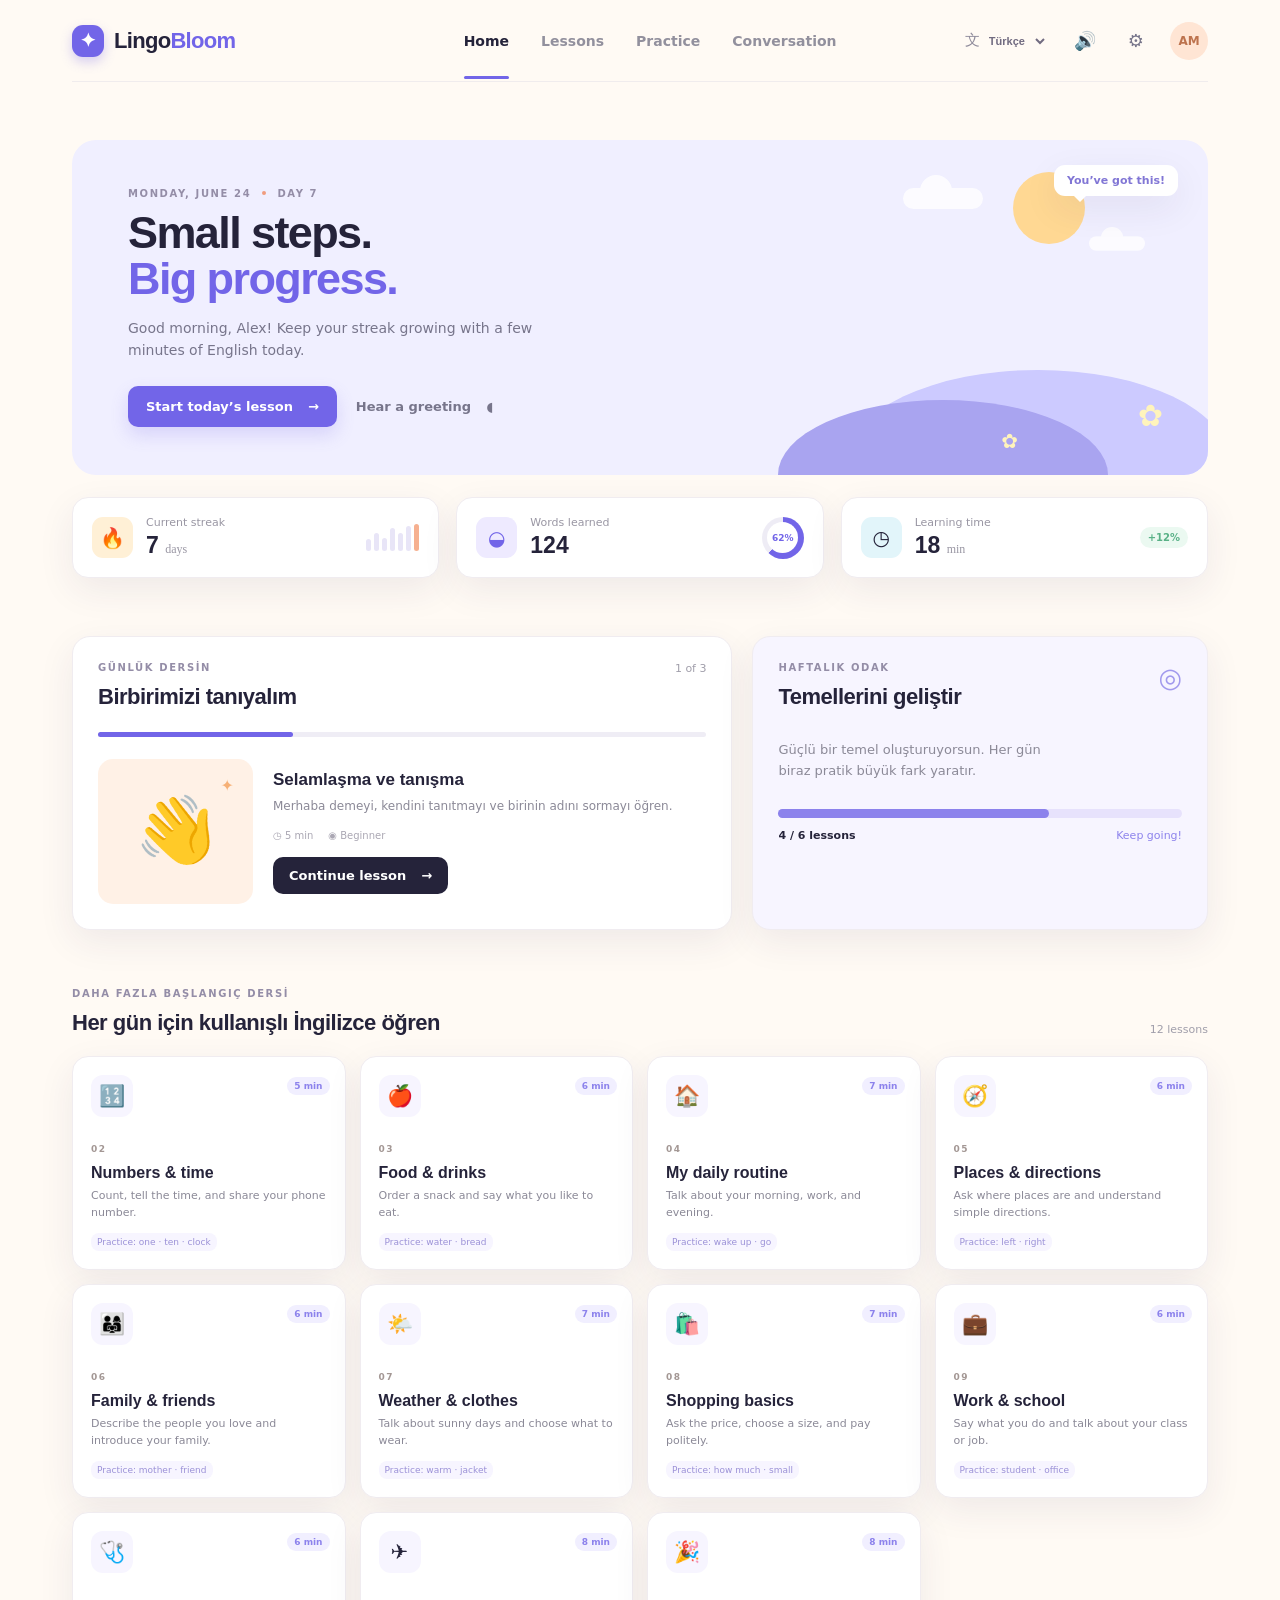
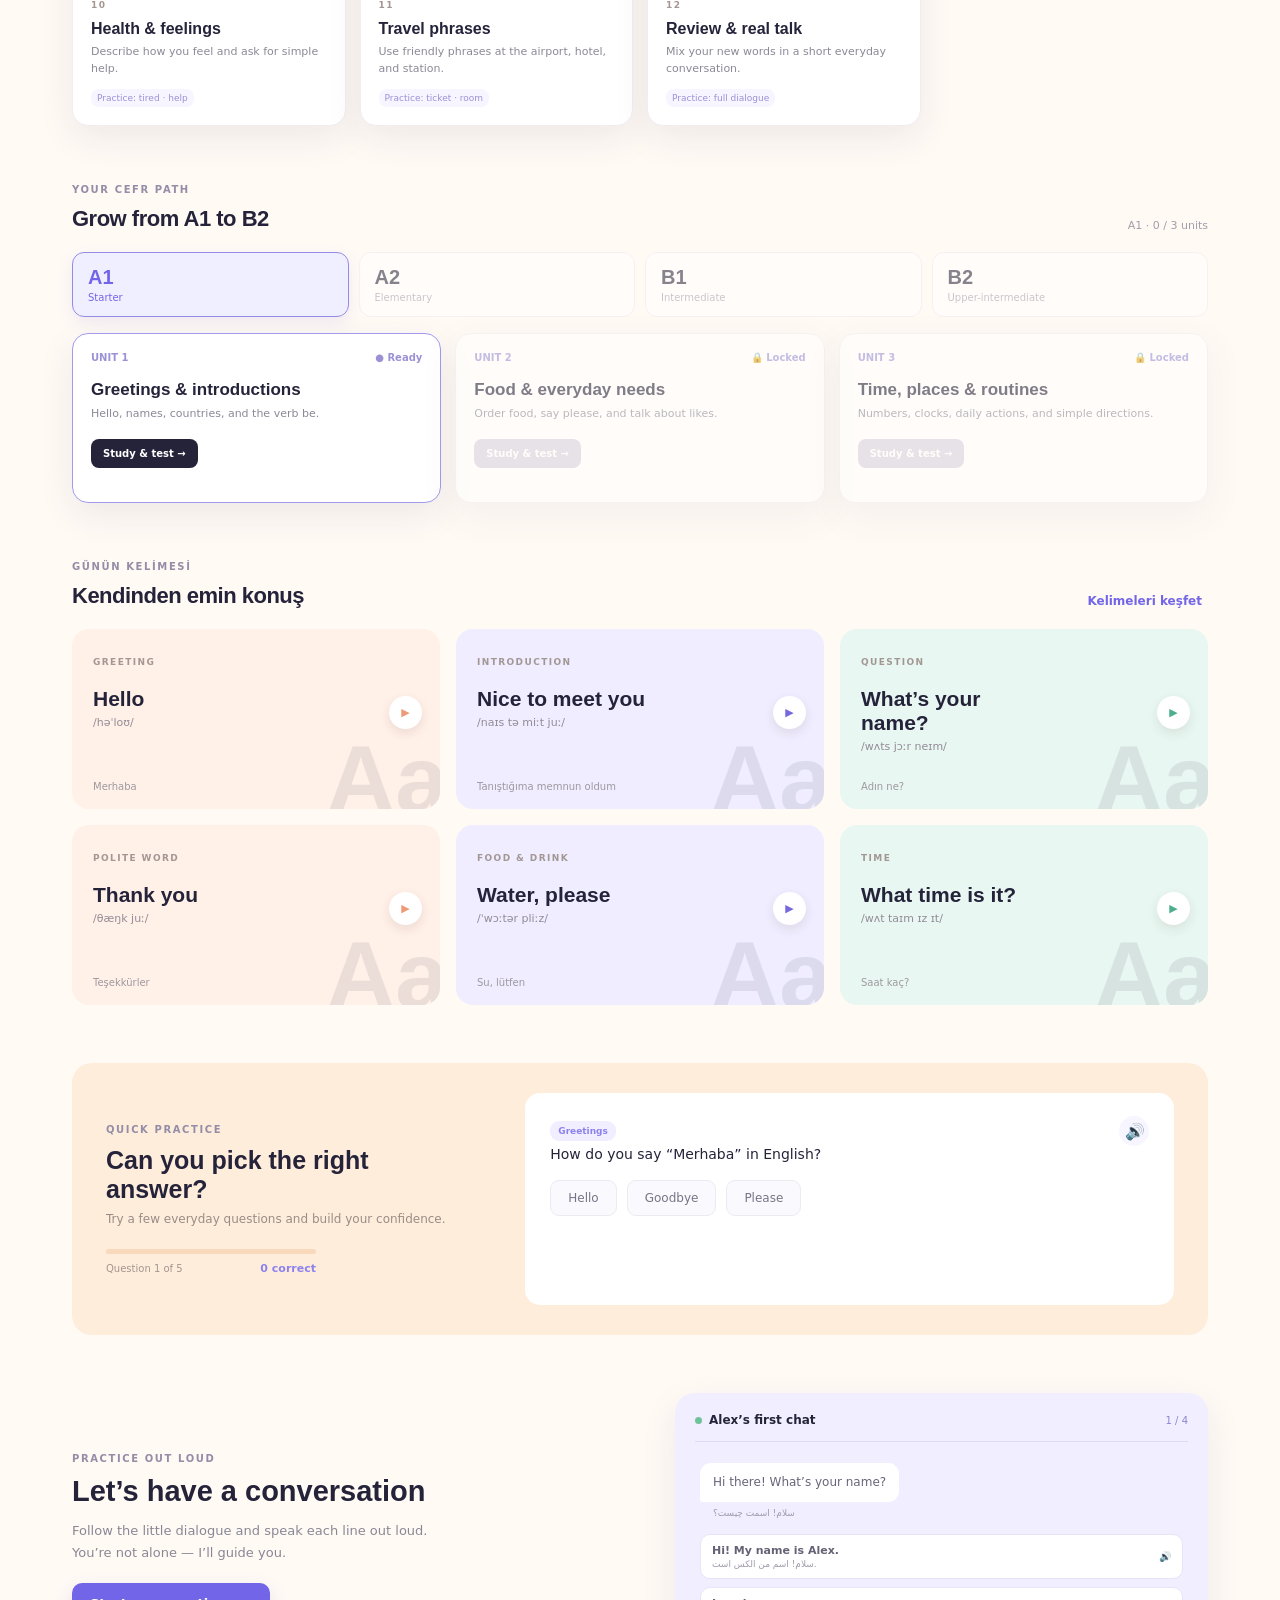
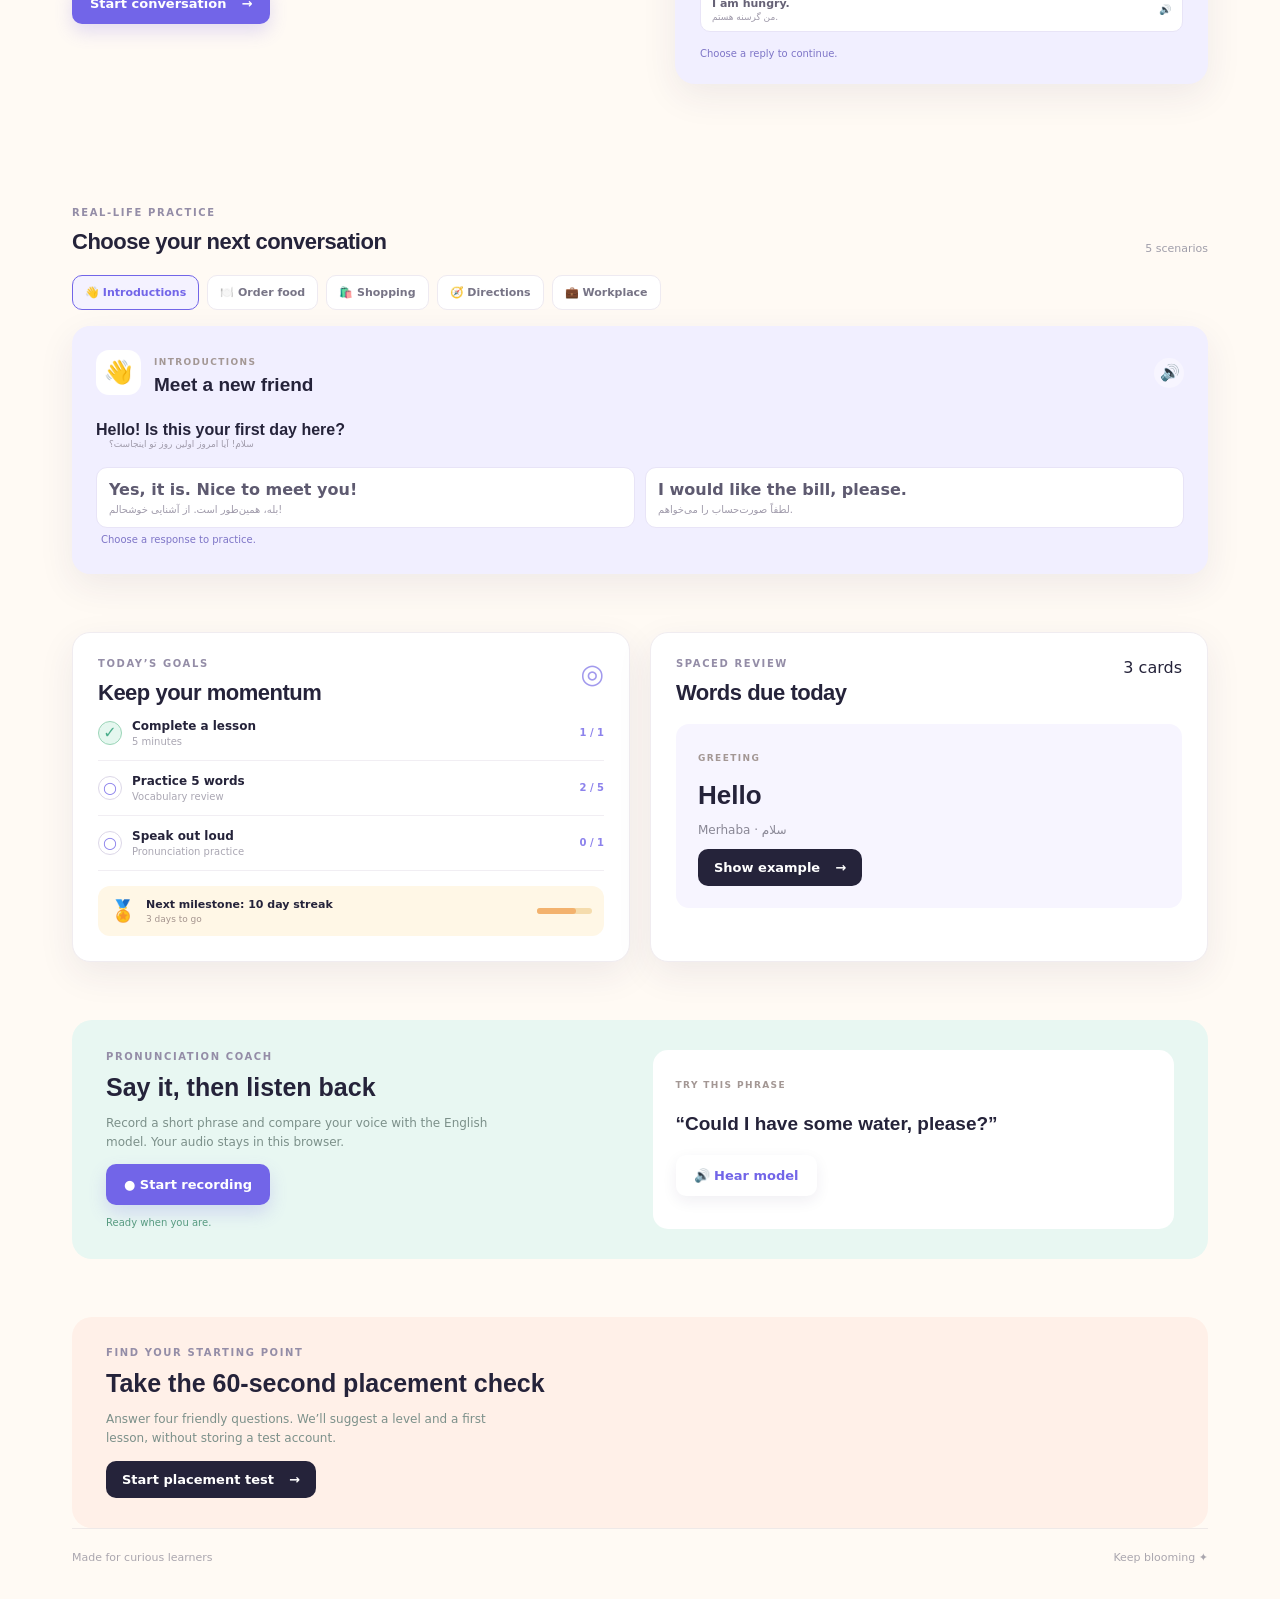
<file: index.html>
<!doctype html>
<html lang="en">
  <head>
    <meta charset="UTF-8" />
    <meta name="viewport" content="width=device-width, initial-scale=1.0" />
    <meta name="description" content="LingoBloom — a friendly beginner English learning dashboard." />
    <meta name="theme-color" content="#7265e8" />
    <meta name="apple-mobile-web-app-capable" content="yes" />
    <meta name="apple-mobile-web-app-status-bar-style" content="default" />
    <meta name="apple-mobile-web-app-title" content="LingoBloom" />
    <title>LingoBloom · Learn English</title>
    <link rel="icon" href="icon.svg" type="image/svg+xml" />
    <link rel="apple-touch-icon" href="icon.svg" />
    <link rel="manifest" href="manifest.webmanifest" />
    <link rel="stylesheet" href="styles.css" />
  </head>
  <body>
    <div class="app-shell">
      <header class="topbar">
        <a class="brand" href="#home" aria-label="LingoBloom home">
          <span class="brand-mark">✦</span>
          <span>Lingo<span>Bloom</span></span>
        </a>
        <nav class="desktop-nav" aria-label="Main navigation">
          <a class="active" href="#home">Home</a>
          <a href="#lesson">Lessons</a>
          <a href="#practice">Practice</a>
          <a href="#conversation">Conversation</a>
        </nav>
        <div class="top-actions">
          <label class="language-picker" for="languageSelect"><span aria-hidden="true">文</span><select id="languageSelect" aria-label="Choose translation language"><option value="tr">Türkçe</option><option value="es">Español</option><option value="fa">فارسی</option></select></label>
          <button class="icon-button" id="soundToggle" aria-label="Toggle sound" title="Toggle sound">🔊</button>
          <button class="icon-button" id="settingsToggle" aria-label="Open accessibility settings" title="Accessibility settings">⚙</button>
          <div class="avatar" aria-label="Learner profile">AM</div>
        </div>
      </header>

      <main>
        <section class="hero section" id="home">
          <div class="hero-copy">
            <p class="eyebrow">MONDAY, JUNE 24 <span class="dot"></span> DAY 7</p>
            <h1>Small steps.<br /><em>Big progress.</em></h1>
            <p class="hero-text">Good morning, Alex! Keep your streak growing with a few minutes of English today.</p>
            <div class="hero-actions">
              <a class="button button-primary" href="#lesson">Start today’s lesson <span>→</span></a>
              <button class="button button-quiet" id="greetButton">Hear a greeting <span>◖</span></button>
            </div>
          </div>
          <div class="hero-art" aria-hidden="true">
            <div class="sun"></div>
            <div class="cloud cloud-one"></div><div class="cloud cloud-two"></div>
            <div class="hill hill-back"></div><div class="hill hill-front"></div>
            <div class="flower flower-one">✿</div><div class="flower flower-two">✿</div>
            <div class="speech-bubble">You’ve got this!</div>
          </div>
        </section>

        <section class="stats-grid" aria-label="Your learning stats">
          <article class="stat-card streak-card">
            <div class="stat-icon">🔥</div><div><span class="stat-label">Current streak</span><strong>7 <small>days</small></strong></div>
            <div class="mini-bars" aria-hidden="true"><i></i><i></i><i></i><i></i><i></i><i></i><i class="today"></i></div>
          </article>
          <article class="stat-card">
            <div class="stat-icon purple">◒</div><div><span class="stat-label">Words learned</span><strong>124</strong></div>
            <div class="progress-ring" aria-label="62 percent of weekly goal"><span>62%</span></div>
          </article>
          <article class="stat-card">
            <div class="stat-icon blue">◷</div><div><span class="stat-label">Learning time</span><strong>18 <small>min</small></strong></div>
            <span class="trend">+12%</span>
          </article>
        </section>

        <div class="content-grid section">
          <section class="panel lesson-panel" id="lesson">
            <div class="panel-heading">
              <div><p class="eyebrow" data-i18n="dailyLesson">YOUR DAILY LESSON</p><h2 data-i18n="gettingToKnow">Getting to know you</h2></div>
              <span class="lesson-count">1 of 3</span>
            </div>
            <div class="lesson-progress"><span></span></div>
            <div class="lesson-body">
              <div class="lesson-illustration" aria-hidden="true"><span>👋</span><i>✦</i></div>
              <div class="lesson-details">
                <h3 data-i18n="greetingsTitle">Greetings & introductions</h3>
                <p data-i18n="greetingsDescription">Learn how to say hello, introduce yourself, and ask someone’s name.</p>
                <div class="lesson-meta"><span>◷ 5 min</span><span>◉ Beginner</span></div>
                <a class="button button-dark" href="#vocabulary">Continue lesson <span>→</span></a>
              </div>
            </div>
          </section>

          <aside class="panel focus-panel">
            <div class="panel-heading"><div><p class="eyebrow" data-i18n="weeklyFocus">WEEKLY FOCUS</p><h2 data-i18n="buildBasics">Build your basics</h2></div><span class="target-icon">◎</span></div>
            <p class="focus-copy" data-i18n="focusDescription">You’re building a strong foundation. A little practice every day makes a big difference.</p>
            <div class="focus-meter"><span></span></div>
            <div class="focus-footer"><strong>4 / 6 lessons</strong><span>Keep going!</span></div>
          </aside>
        </div>

        <section class="section curriculum-section" id="curriculum">
          <div class="section-heading"><div><p class="eyebrow" data-i18n="moreLessons">MORE BEGINNER LESSONS</p><h2 data-i18n="learnEveryday">Learn useful English for every day</h2></div><span class="lesson-count">12 lessons</span></div>
          <div class="curriculum-grid">
            <article class="curriculum-card"><span class="curriculum-emoji">🔢</span><div><span class="word-type">02</span><h3 data-i18n="lessonNumbers">Numbers & time</h3><p data-i18n="lessonNumbersDescription">Count, tell the time, and share your phone number.</p><span class="practice-chip">Practice: one · ten · clock</span></div><span class="lesson-tag">5 min</span></article>
            <article class="curriculum-card"><span class="curriculum-emoji">🍎</span><div><span class="word-type">03</span><h3 data-i18n="lessonFood">Food & drinks</h3><p data-i18n="lessonFoodDescription">Order a snack and say what you like to eat.</p><span class="practice-chip">Practice: water · bread</span></div><span class="lesson-tag">6 min</span></article>
            <article class="curriculum-card"><span class="curriculum-emoji">🏠</span><div><span class="word-type">04</span><h3 data-i18n="lessonRoutine">My daily routine</h3><p data-i18n="lessonRoutineDescription">Talk about your morning, work, and evening.</p><span class="practice-chip">Practice: wake up · go</span></div><span class="lesson-tag">7 min</span></article>
            <article class="curriculum-card"><span class="curriculum-emoji">🧭</span><div><span class="word-type">05</span><h3 data-i18n="lessonDirections">Places & directions</h3><p data-i18n="lessonDirectionsDescription">Ask where places are and understand simple directions.</p><span class="practice-chip">Practice: left · right</span></div><span class="lesson-tag">6 min</span></article>
            <article class="curriculum-card"><span class="curriculum-emoji">👨‍👩‍👧</span><div><span class="word-type">06</span><h3 data-i18n="lessonFamily">Family & friends</h3><p data-i18n="lessonFamilyDescription">Describe the people you love and introduce your family.</p><span class="practice-chip">Practice: mother · friend</span></div><span class="lesson-tag">6 min</span></article>
            <article class="curriculum-card"><span class="curriculum-emoji">🌤️</span><div><span class="word-type">07</span><h3 data-i18n="lessonWeather">Weather & clothes</h3><p data-i18n="lessonWeatherDescription">Talk about sunny days and choose what to wear.</p><span class="practice-chip">Practice: warm · jacket</span></div><span class="lesson-tag">7 min</span></article>
            <article class="curriculum-card"><span class="curriculum-emoji">🛍️</span><div><span class="word-type">08</span><h3 data-i18n="lessonShopping">Shopping basics</h3><p data-i18n="lessonShoppingDescription">Ask the price, choose a size, and pay politely.</p><span class="practice-chip">Practice: how much · small</span></div><span class="lesson-tag">7 min</span></article>
            <article class="curriculum-card"><span class="curriculum-emoji">💼</span><div><span class="word-type">09</span><h3 data-i18n="lessonWork">Work & school</h3><p data-i18n="lessonWorkDescription">Say what you do and talk about your class or job.</p><span class="practice-chip">Practice: student · office</span></div><span class="lesson-tag">6 min</span></article>
            <article class="curriculum-card"><span class="curriculum-emoji">🩺</span><div><span class="word-type">10</span><h3 data-i18n="lessonHealth">Health & feelings</h3><p data-i18n="lessonHealthDescription">Describe how you feel and ask for simple help.</p><span class="practice-chip">Practice: tired · help</span></div><span class="lesson-tag">6 min</span></article>
            <article class="curriculum-card"><span class="curriculum-emoji">✈️</span><div><span class="word-type">11</span><h3 data-i18n="lessonTravel">Travel phrases</h3><p data-i18n="lessonTravelDescription">Use friendly phrases at the airport, hotel, and station.</p><span class="practice-chip">Practice: ticket · room</span></div><span class="lesson-tag">8 min</span></article>
            <article class="curriculum-card"><span class="curriculum-emoji">🎉</span><div><span class="word-type">12</span><h3 data-i18n="lessonReview">Review & real talk</h3><p data-i18n="lessonReviewDescription">Mix your new words in a short everyday conversation.</p><span class="practice-chip">Practice: full dialogue</span></div><span class="lesson-tag">8 min</span></article>
          </div>
        </section>

        <section class="section cefr-section" id="levels">
          <div class="section-heading"><div><p class="eyebrow">YOUR CEFR PATH</p><h2>Grow from A1 to B2</h2></div><span class="lesson-count" id="levelProgressLabel">A1 · 1 / 3 units</span></div>
          <div class="level-selector" role="tablist" aria-label="CEFR level selector">
            <button class="level-tab active" data-level="A1" role="tab" aria-selected="true"><strong>A1</strong><small>Starter</small></button>
            <button class="level-tab locked" data-level="A2" role="tab" aria-selected="false"><strong>A2</strong><small>Elementary</small></button>
            <button class="level-tab locked" data-level="B1" role="tab" aria-selected="false"><strong>B1</strong><small>Intermediate</small></button>
            <button class="level-tab locked" data-level="B2" role="tab" aria-selected="false"><strong>B2</strong><small>Upper-intermediate</small></button>
          </div>
          <div class="level-path" id="levelPath"></div>
          <div class="unit-test-card hidden" id="unitTestCard">
            <div class="unit-test-heading"><div><span class="word-type" id="unitTestLabel">A1 · UNIT 1 TEST</span><h3 id="unitTestQuestion">Choose the correct answer</h3></div><span class="test-score" id="unitTestScore">0 / 3</span></div>
            <div class="unit-test-options" id="unitTestOptions"></div>
            <p class="quiz-feedback" id="unitTestFeedback" aria-live="polite"></p>
            <div class="unit-test-result hidden" id="unitTestResult"></div>
          </div>
        </section>

        <section class="section" id="vocabulary">
          <div class="section-heading"><div><p class="eyebrow" data-i18n="wordOfDay">WORD OF THE DAY</p><h2 data-i18n="sayWithConfidence">Say it with confidence</h2></div><button class="text-button" id="shuffleWords" data-i18n="exploreWords">Explore words <span>→</span></button></div>
          <div class="vocab-grid">
            <article class="vocab-card coral" data-translation-tr="Merhaba" data-translation-es="Hola" data-translation-fa="سلام"><span class="word-type">GREETING</span><h3>Hello</h3><p>/həˈloʊ/</p><button class="play-word" data-speech="Hello!">▶</button><span class="translation">Merhaba</span></article>
            <article class="vocab-card lavender" data-translation-tr="Tanıştığıma memnun oldum" data-translation-es="Mucho gusto" data-translation-fa="از آشنایی با شما خوشحالم"><span class="word-type">INTRODUCTION</span><h3>Nice to meet you</h3><p>/naɪs tə miːt juː/</p><button class="play-word" data-speech="Nice to meet you!">▶</button><span class="translation">Tanıştığıma memnun oldum</span></article>
            <article class="vocab-card mint" data-translation-tr="Adın ne?" data-translation-es="¿Cómo te llamas?" data-translation-fa="اسمت چیست؟"><span class="word-type">QUESTION</span><h3>What’s your name?</h3><p>/wʌts jɔːr neɪm/</p><button class="play-word" data-speech="What's your name?">▶</button><span class="translation">Adın ne?</span></article>
            <article class="vocab-card coral" data-translation-tr="Teşekkürler" data-translation-es="Gracias" data-translation-fa="متشکرم"><span class="word-type">POLITE WORD</span><h3>Thank you</h3><p>/θæŋk juː/</p><button class="play-word" data-speech="Thank you!">▶</button><span class="translation">Teşekkürler</span></article>
            <article class="vocab-card lavender" data-translation-tr="Su, lütfen" data-translation-es="Agua, por favor" data-translation-fa="آب، لطفاً"><span class="word-type">FOOD & DRINK</span><h3>Water, please</h3><p>/ˈwɔːtər pliːz/</p><button class="play-word" data-speech="Water, please.">▶</button><span class="translation">Su, lütfen</span></article>
            <article class="vocab-card mint" data-translation-tr="Saat kaç?" data-translation-es="¿Qué hora es?" data-translation-fa="ساعت چند است؟"><span class="word-type">TIME</span><h3>What time is it?</h3><p>/wʌt taɪm ɪz ɪt/</p><button class="play-word" data-speech="What time is it?">▶</button><span class="translation">Saat kaç?</span></article>
          </div>
        </section>

        <section class="practice-row section" id="practice">
          <div class="practice-copy"><p class="eyebrow">QUICK PRACTICE</p><h2>Can you pick the right answer?</h2><p>Try a few everyday questions and build your confidence.</p><div class="quiz-progress"><span></span></div><div class="quiz-summary"><span class="question-count">Question 1 of 5</span><strong id="quizScore">0 correct</strong></div></div>
          <div class="quiz-card" id="quizCard"><div class="quiz-card-top"><span class="quiz-topic" id="quizTopic">Greetings</span><button class="quiz-speak" id="quizSpeak" aria-label="Hear question">🔊</button></div><p class="quiz-prompt" id="quizPrompt">How do you say <strong>“Merhaba”</strong> in English?</p><div class="quiz-options" id="quizOptions"></div><p class="quiz-feedback" id="quizFeedback" aria-live="polite"></p><div class="quiz-footer"><button class="text-button quiz-next hidden" id="quizNext">Next question <span>→</span></button><button class="text-button quiz-reset hidden" id="quizReset">Replay quiz ↻</button></div></div>
        </section>

        <section class="conversation-section section" id="conversation">
          <div class="conversation-copy"><p class="eyebrow">PRACTICE OUT LOUD</p><h2>Let’s have a conversation</h2><p>Follow the little dialogue and speak each line out loud. You’re not alone — I’ll guide you.</p><a class="button button-primary" href="#conversationCard">Start conversation <span>→</span></a></div>
          <div class="conversation-card" id="conversationCard">
            <div class="conversation-top"><span class="online-dot"></span><strong>Alex’s first chat</strong><span class="progress-pill" id="conversationProgress">1 / 4</span></div>
            <div class="chat" id="chatMessages"><div class="message bot" id="conversationPrompt">Hi there! What’s your name?</div><span class="message-translation" id="conversationPromptTranslation">سلام! اسمت چیست؟</span><div class="conversation-options" id="conversationOptions"></div></div>
            <div class="conversation-status" id="conversationStatus" aria-live="polite">Choose a reply to continue.</div>
            <button class="button button-light hidden" id="conversationRestart">Practice again ↻</button>
          </div>
        </section>

        <section class="section scenario-section" id="scenarios">
          <div class="section-heading"><div><p class="eyebrow">REAL-LIFE PRACTICE</p><h2>Choose your next conversation</h2></div><span class="lesson-count">5 scenarios</span></div>
          <div class="scenario-tabs" role="tablist" aria-label="Conversation scenarios">
            <button class="scenario-tab active" data-scenario="introductions" role="tab" aria-selected="true">👋 Introductions</button>
            <button class="scenario-tab" data-scenario="food" role="tab" aria-selected="false">🍽️ Order food</button>
            <button class="scenario-tab" data-scenario="shopping" role="tab" aria-selected="false">🛍️ Shopping</button>
            <button class="scenario-tab" data-scenario="directions" role="tab" aria-selected="false">🧭 Directions</button>
            <button class="scenario-tab" data-scenario="work" role="tab" aria-selected="false">💼 Workplace</button>
          </div>
          <div class="scenario-card" id="scenarioCard">
            <div class="scenario-heading"><span class="scenario-icon">👋</span><div><span class="word-type" id="scenarioLabel">INTRODUCTIONS</span><h3 id="scenarioTitle">Meet a new friend</h3></div><button class="quiz-speak" id="scenarioSpeak" aria-label="Hear scenario line">🔊</button></div>
            <p class="scenario-prompt" id="scenarioPrompt">Hello! Is this your first day here?</p><p class="message-translation" id="scenarioTranslation">سلام! آیا امروز اولین روز تو اینجاست؟</p>
            <div class="scenario-options" id="scenarioOptions"></div><p class="conversation-status" id="scenarioFeedback" aria-live="polite">Choose a response to practice.</p>
          </div>
        </section>

        <section class="section tools-grid" id="progress-tools">
          <article class="panel goals-panel">
            <div class="panel-heading"><div><p class="eyebrow">TODAY’S GOALS</p><h2>Keep your momentum</h2></div><span class="target-icon">◎</span></div>
            <div class="goal-row"><span class="goal-check done">✓</span><div><strong>Complete a lesson</strong><small>5 minutes</small></div><span class="goal-progress">1 / 1</span></div>
            <div class="goal-row"><span class="goal-check" id="goalPracticeCheck">○</span><div><strong>Practice 5 words</strong><small>Vocabulary review</small></div><span class="goal-progress" id="goalPracticeCount">2 / 5</span></div>
            <div class="goal-row"><span class="goal-check" id="goalSpeakCheck">○</span><div><strong>Speak out loud</strong><small>Pronunciation practice</small></div><span class="goal-progress">0 / 1</span></div>
            <div class="milestone"><span>🏅</span><div><strong>Next milestone: 10 day streak</strong><small>3 days to go</small></div><div class="milestone-bar"><i></i></div></div>
          </article>
          <article class="panel review-panel" id="review">
            <div class="panel-heading"><div><p class="eyebrow">SPACED REVIEW</p><h2>Words due today</h2></div><span class="review-count" id="reviewCount">3 cards</span></div>
            <div class="review-card" id="reviewCard"><span class="word-type" id="reviewType">GREETING</span><h3 id="reviewWord">Hello</h3><p id="reviewMeaning">Merhaba · سلام</p><button class="button button-dark" id="revealReview">Show example <span>→</span></button><p class="review-example hidden" id="reviewExample">Hello! Nice to meet you.</p><div class="review-actions hidden" id="reviewActions"><button data-rating="again">Again</button><button data-rating="good">Good</button><button data-rating="easy">Easy</button></div></div>
          </article>
        </section>

        <section class="section pronunciation-section" id="pronunciation">
          <div class="pronunciation-copy"><p class="eyebrow">PRONUNCIATION COACH</p><h2>Say it, then listen back</h2><p>Record a short phrase and compare your voice with the English model. Your audio stays in this browser.</p><button class="button button-primary" id="recordButton">● Start recording</button><span class="record-status" id="recordStatus" aria-live="polite">Ready when you are.</span></div>
          <div class="pronunciation-card"><span class="word-type">TRY THIS PHRASE</span><h3 id="pronunciationPhrase">“Could I have some water, please?”</h3><div class="pronunciation-actions"><button class="button button-light" id="pronunciationSpeak">🔊 Hear model</button><audio id="recordingAudio" controls class="hidden"></audio></div><p class="pronunciation-fallback" id="pronunciationFallback"></p></div>
        </section>

        <section class="section placement-section" id="placement">
          <div class="placement-copy"><p class="eyebrow">FIND YOUR STARTING POINT</p><h2>Take the 60-second placement check</h2><p>Answer four friendly questions. We’ll suggest a level and a first lesson, without storing a test account.</p><button class="button button-dark" id="placementStart">Start placement test <span>→</span></button></div>
          <div class="placement-card hidden" id="placementCard"><span class="word-type" id="placementProgress">QUESTION 1 OF 4</span><h3 id="placementQuestion">Choose the correct greeting:</h3><div class="placement-options" id="placementOptions"></div><p class="quiz-feedback" id="placementFeedback" aria-live="polite"></p><div class="placement-result hidden" id="placementResult"></div></div>
        </section>

        <aside class="settings-panel hidden" id="settingsPanel" aria-label="Accessibility settings">
          <div class="settings-heading"><div><p class="eyebrow">ACCESSIBILITY</p><h2>Make LingoBloom yours</h2></div><button class="icon-button" id="settingsClose" aria-label="Close settings">×</button></div>
          <label class="setting-row"><span>Text size</span><select id="textSize"><option value="normal">Normal</option><option value="large">Large</option><option value="xlarge">Extra large</option></select></label>
          <label class="setting-row"><span>Audio speed</span><select id="audioSpeed"><option value="0.72">Slow</option><option value="0.88">Normal</option><option value="1.05">Fast</option></select></label>
          <label class="setting-row"><span>High contrast</span><input type="checkbox" id="highContrast" /></label>
          <label class="setting-row"><span>Reduced motion</span><input type="checkbox" id="reducedMotion" /></label>
          <label class="setting-row"><span>Show translations & captions</span><input type="checkbox" id="showCaptions" checked /></label>
        </aside>
      </main>
      <footer><span>Made for curious learners</span><span>Keep blooming ✦</span></footer>
    </div>
    <script src="app.js"></script>
    <script>
      if ('serviceWorker' in navigator) {
        window.addEventListener('load', () => navigator.serviceWorker.register('./sw.js'));
      }
    </script>
  </body>
</html>
</file>
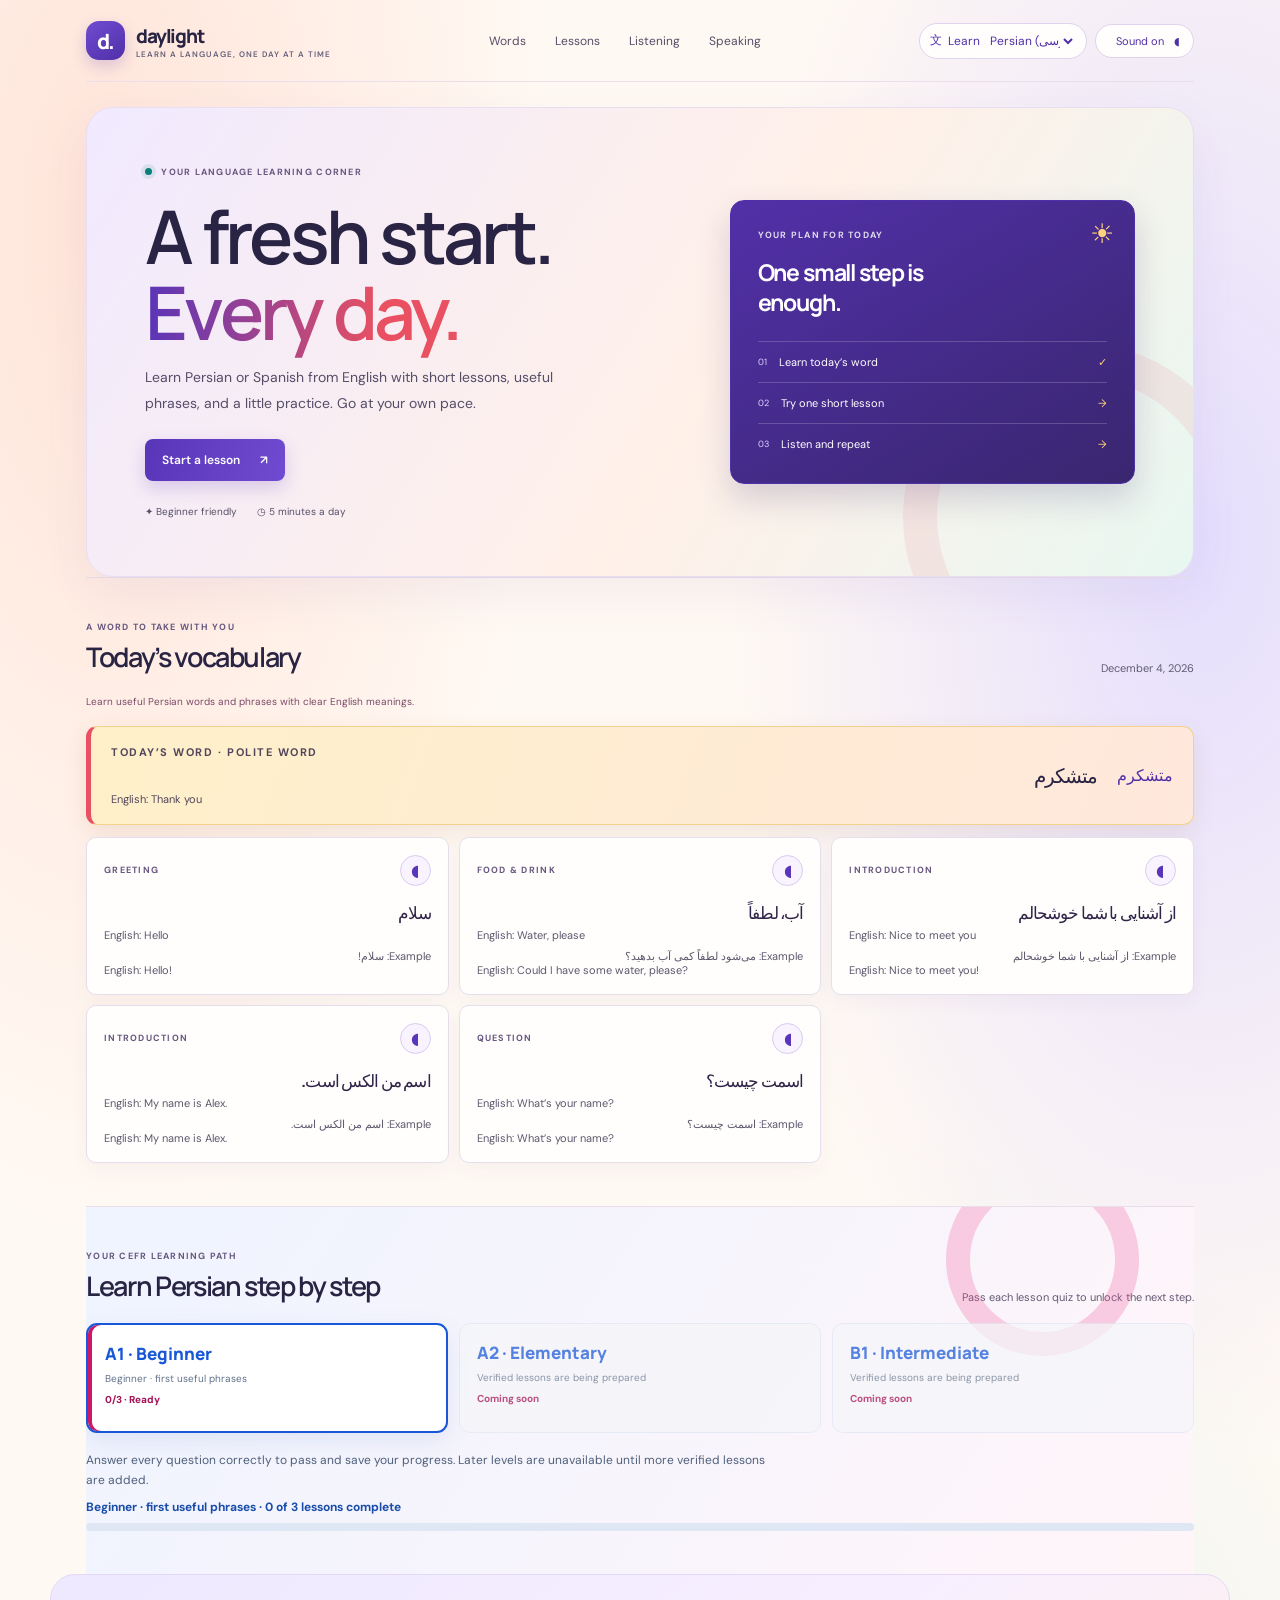
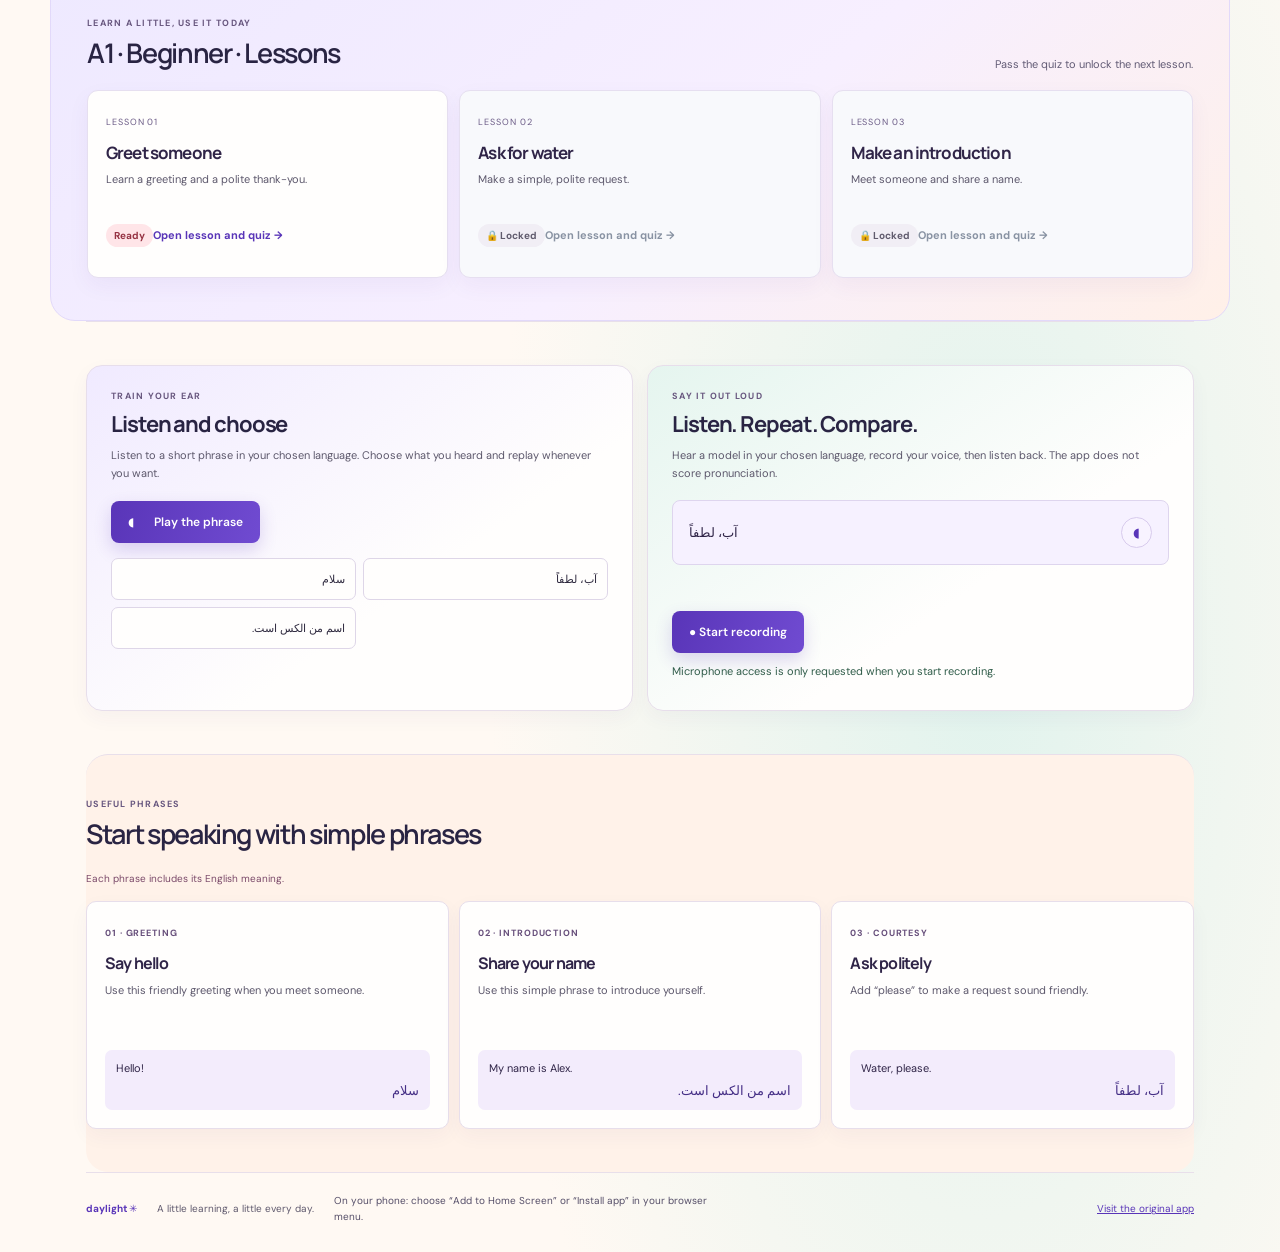
<file: new-app/index.html>
<!doctype html>
<html lang="en">
  <head>
    <meta charset="utf-8" />
    <meta name="viewport" content="width=device-width, initial-scale=1" />
    <meta name="theme-color" content="#5935b8" />
    <meta name="description" content="Learn Persian or Spanish from English with short, beginner-friendly lessons." />
    <title>Daylight — Learn Persian and Spanish</title>
    <link rel="manifest" href="./manifest.webmanifest" />
    <link rel="icon" href="./icon.svg" type="image/svg+xml" />
    <link rel="apple-touch-icon" href="./apple-touch-icon.png" />
    <link rel="stylesheet" href="style.css" />
    <script src="app.js" defer></script>
  </head>
  <body>
    <div class="page">
      <header class="topbar">
        <a class="brand" id="homeLink" href="#home" aria-label="Daylight home"><span class="brand-icon">d.</span><span>daylight<small id="brandTagline">ENGLISH, ONE DAY AT A TIME</small></span></a>
        <nav id="mainNavigation" aria-label="Main navigation">
          <a href="#words" data-i18n="navWords">Words</a><a href="#lessons" data-i18n="navLessons">Lessons</a><a href="#listen" data-i18n="navListening">Listening</a><a href="#speak" data-i18n="navSpeaking">Speaking</a>
        </nav>
        <div class="top-controls">
          <label class="language-picker" for="studyLanguageSelect"><span aria-hidden="true">文</span><span>Learn</span><select id="studyLanguageSelect" aria-label="Choose the language you want to learn"><option value="fa">Persian (فارسی)</option><option value="es">Spanish (Español)</option></select></label>
          <button class="sound-toggle" id="soundToggle" type="button" aria-pressed="false"><span id="soundLabel">Sound on</span> <span aria-hidden="true">◖</span></button>
        </div>
      </header>

      <main>
        <section class="welcome" id="home">
          <div class="welcome-copy">
            <p class="kicker"><span class="live-dot"></span> <span data-i18n="heroKicker">YOUR LANGUAGE LEARNING CORNER</span></p>
            <h1 id="heroTitle">A fresh start.<br /><span>Every day.</span></h1>
            <p class="intro" data-i18n="heroIntro">Learn Persian or Spanish from English with short lessons, useful phrases, and a little practice. Go at your own pace.</p>
            <a class="primary-button" href="#lessons"><span data-i18n="startLesson">Start a lesson</span> <span aria-hidden="true">↗</span></a>
            <div class="welcome-meta"><span data-i18n="beginnerFriendly">✦ Beginner friendly</span><span data-i18n="minutesADay">◷ 5 minutes a day</span></div>
          </div>
          <aside class="today-card" id="todayCard" aria-label="Today’s learning plan">
            <div class="sun-mark" aria-hidden="true">☀</div>
            <p class="kicker" data-i18n="todayPlan">YOUR PLAN FOR TODAY</p>
            <h2 data-i18n="smallStep">One small step is enough.</h2>
            <div class="plan-row"><span class="plan-number">01</span><span data-i18n="learnTodayWord">Learn today’s word</span><span>✓</span></div>
            <div class="plan-row"><span class="plan-number">02</span><span data-i18n="tryLesson">Try one short lesson</span><span>→</span></div>
            <div class="plan-row"><span class="plan-number">03</span><span data-i18n="listenRepeat">Listen and repeat</span><span>→</span></div>
          </aside>
        </section>

        <section class="section" id="words">
          <div class="section-heading">
            <div><p class="kicker" data-i18n="wordKicker">A WORD TO TAKE WITH YOU</p><h2 data-i18n="todayVocabulary">Today’s vocabulary</h2></div>
            <p class="date-label" id="todayDate"></p>
          </div>
          <p class="translation-note" id="vocabularyNote">Learn useful Persian or Spanish words and phrases with clear English meanings.</p>
          <p class="audio-status" id="wordAudioFeedback" role="status" aria-live="polite"></p>
          <div class="word-of-day" id="wordOfDay"></div>
          <div class="word-grid" id="wordGrid" aria-label="Persian vocabulary with English meanings"></div>
        </section>

        <section class="section cefr-section" id="cefr">
          <div class="section-heading">
            <div><p class="kicker" data-i18n="cefrKicker">YOUR CEFR LEARNING PATH</p><h2 data-i18n="cefrTitle">Learn Persian step by step</h2></div>
            <p class="section-aside" data-i18n="cefrAside">Pass each lesson quiz to unlock the next step.</p>
          </div>
          <div class="cefr-tabs" id="cefrTabs" role="tablist" aria-label="CEFR learning levels"></div>
          <p class="cefr-overview" id="cefrOverview"></p>
          <div class="cefr-summary" id="cefrSummary"></div>
          <div class="cefr-progress-track" aria-label="Level progress"><span id="cefrProgressBar"></span></div>
        </section>

        <section class="section lesson-section" id="lessons">
          <div class="section-heading">
            <div><p class="kicker" data-i18n="lessonKicker">LEARN A LITTLE, USE IT TODAY</p><h2 id="levelLessonsTitle">A1 lessons</h2></div>
            <p class="section-aside" id="lessonAside"></p>
          </div>
          <div class="lesson-list" id="lessonList"></div>
          <div class="quiz-panel" id="quizPanel" hidden>
            <div class="quiz-heading"><div><p class="kicker" id="quizLabel">LESSON CHECK</p><h3 id="quizQuestion"></h3></div><span class="quiz-count" id="quizCount"></span></div>
            <div class="quiz-options" id="quizOptions"></div>
            <p class="feedback" id="quizFeedback" aria-live="polite"></p>
            <button class="text-button" id="quizNext" type="button" hidden>Next question →</button>
          </div>
        </section>

        <section class="section practice-grid">
          <article class="practice-card listening-card" id="listen">
            <p class="kicker" data-i18n="listenKicker">TRAIN YOUR EAR</p><h2 data-i18n="listenTitle">Listen and choose</h2>
            <p data-i18n="listenIntro">Listen to a short phrase in your chosen language. Choose what you heard and replay whenever you want.</p>
            <button class="primary-button" id="listenButton" type="button">◖ <span data-i18n="playPhrase">Play the phrase</span></button>
            <div class="listen-options" id="listenOptions"></div>
            <p class="feedback" id="listenFeedback" aria-live="polite"></p>
            <button class="text-button" id="listenNext" type="button" hidden><span data-i18n="tryAnother">Try another phrase</span> →</button>
          </article>
          <article class="practice-card speaking-card" id="speak">
            <p class="kicker" data-i18n="speakKicker">SAY IT OUT LOUD</p><h2 data-i18n="speakTitle">Listen. Repeat. Compare.</h2>
            <p data-i18n="speakIntro">Hear a model in your chosen language, record your voice, then listen back. The app does not score pronunciation.</p>
            <blockquote><span id="speakText">سلام!</span><button class="play-model" id="speakModel" type="button" aria-label="Hear the example phrase">◖</button></blockquote>
            <p class="feedback" id="speakFeedback" role="status" aria-live="polite"></p>
            <button class="primary-button" id="recordButton" type="button"><span data-i18n="recordStart">● Start recording</span></button>
            <p class="feedback" id="recordStatus" role="status" aria-live="polite">Microphone access is only requested when you start recording.</p>
            <audio id="playback" controls hidden></audio>
          </article>
        </section>

        <section class="section grammar-section" id="grammar">
          <div class="section-heading"><div><p class="kicker" data-i18n="grammarKicker">GRAMMAR, MADE SMALL</p><h2 data-i18n="grammarTitle">Simple rules you can use</h2></div></div>
          <p class="translation-note" data-i18n="grammarNote">Learn useful phrases with their English meanings.</p>
          <div class="grammar-grid">
            <article><span data-i18n="grammarBeLabel">01 · GREETING</span><h3 data-i18n="grammarBeTitle">Say hello</h3><p data-i18n="grammarBeText">Use this friendly greeting when you meet someone.</p><div class="grammar-example">Hello!<small class="grammar-translation" lang="fa" dir="rtl" data-fa="سلام" data-es="Hola">سلام</small></div></article>
            <article><span data-i18n="grammarPresentLabel">02 · INTRODUCTION</span><h3 data-i18n="grammarPresentTitle">Share your name</h3><p data-i18n="grammarPresentText">Use this simple phrase to introduce yourself.</p><div class="grammar-example">My name is Alex.<small class="grammar-translation" lang="fa" dir="rtl" data-fa="اسم من الکس است." data-es="Me llamo Alex.">اسم من الکس است.</small></div></article>
            <article><span data-i18n="grammarPoliteLabel">03 · COURTESY</span><h3 data-i18n="grammarPoliteTitle">Ask politely</h3><p data-i18n="grammarPoliteText">Add “please” to make a request sound friendly.</p><div class="grammar-example">Water, please.<small class="grammar-translation" lang="fa" dir="rtl" data-fa="آب، لطفاً" data-es="Agua, por favor.">آب، لطفاً</small></div></article>
          </div>
        </section>
      </main>
      <footer><span>daylight <span aria-hidden="true">✳</span></span><span id="footerTagline">A little English, a little every day.</span><span class="install-hint">On your phone: choose “Add to Home Screen” or “Install app” in your browser menu.</span><a href="../" id="originalAppLink">Visit the original app</a></footer>
    </div>
  </body>
</html>
</file>
<file: styles.css>
:root{--ink:#25233a;--muted:#77758a;--cream:#fffaf4;--purple:#7265e8;--purple-dark:#5548c9;--line:#eeeaf0;--shadow:0 12px 36px rgba(49,39,88,.08);font-family:Inter,ui-sans-serif,system-ui,-apple-system,BlinkMacSystemFont,"Segoe UI",sans-serif;color:var(--ink);background:var(--cream)}
*{box-sizing:border-box}html{scroll-behavior:smooth}body{margin:0;background:var(--cream)}button,a{font:inherit}button{cursor:pointer;border:0}a{text-decoration:none;color:inherit}.app-shell{max-width:1220px;margin:auto;padding:0 42px}.topbar{height:82px;display:flex;align-items:center;justify-content:space-between;border-bottom:1px solid #f0eced}.brand{display:flex;align-items:center;gap:10px;font:700 22px Outfit,sans-serif;letter-spacing:-.7px}.brand span span{color:var(--purple)}.brand-mark{display:grid;place-items:center;width:32px;height:32px;border-radius:11px;background:var(--purple);color:white;font-size:19px;box-shadow:0 5px 12px #7669e84d}.desktop-nav{display:flex;gap:32px;margin-left:100px}.desktop-nav a{color:#92909d;font-size:14px;font-weight:600;padding:30px 0;position:relative}.desktop-nav a.active,.desktop-nav a:hover{color:var(--ink)}.desktop-nav a.active:after{content:'';position:absolute;bottom:0;left:0;right:0;height:3px;background:var(--purple);border-radius:5px}.top-actions{display:flex;align-items:center;gap:20px}.language-picker{display:flex;align-items:center;gap:5px;color:#8f8b9b;font-size:12px}.language-picker span{font-size:15px}.language-picker select{border:0;background:transparent;color:#716b80;font-size:11px;font-weight:700;outline:0;cursor:pointer}.icon-button{background:none;color:#77758a;font-size:18px}.avatar{display:grid;place-items:center;width:38px;height:38px;border-radius:50%;background:#ffe5d4;color:#bd734e;font-size:12px;font-weight:700}.section{margin-top:58px}.hero{display:flex;min-height:290px;position:relative;overflow:hidden;border-radius:24px;padding:48px 56px;background:#f0efff}.hero-copy{position:relative;z-index:2;max-width:580px}.eyebrow{font-size:10px;letter-spacing:1.6px;font-weight:700;color:#948da7;margin:0 0 11px}.dot{display:inline-block;width:4px;height:4px;background:#f09c7f;border-radius:50%;margin:0 6px 2px}.hero h1{font:600 45px/1.03 Outfit,sans-serif;letter-spacing:-1.6px;margin:0 0 14px}.hero h1 em{font-style:normal;color:var(--purple)}.hero-text{max-width:410px;color:#77758b;line-height:1.6;font-size:14px;margin:0 0 25px}.hero-actions{display:flex;align-items:center;gap:15px}.button{display:inline-flex;align-items:center;gap:15px;padding:13px 18px;border-radius:10px;font-size:13px;font-weight:700;transition:.2s}.button:hover{transform:translateY(-2px)}.button-primary{background:var(--purple);color:white;box-shadow:0 8px 18px #7265e833}.button-primary:hover{background:var(--purple-dark)}.button-quiet{background:transparent;color:#77758b;padding-left:4px}.button-dark{background:var(--ink);color:#fff;padding:11px 16px}.button-light{background:#fff;color:var(--purple);box-shadow:0 5px 15px #271e5712}.hero-art{position:absolute;right:0;top:0;width:45%;height:100%;overflow:hidden}.sun{position:absolute;width:72px;height:72px;border-radius:50%;background:#ffd893;right:24%;top:32px}.cloud{position:absolute;background:#fff;border-radius:30px;width:80px;height:21px;opacity:.8}.cloud:before{content:'';position:absolute;width:32px;height:32px;border-radius:50%;background:inherit;left:17px;top:-13px}.cloud-one{top:48px;right:44%}.cloud-two{top:93px;right:10%;transform:scale(.7)}.hill{position:absolute;border-radius:50% 50% 0 0;bottom:-75px}.hill-back{background:#cccaff;width:380px;height:180px;right:-20px}.hill-front{background:#a9a4f0;width:330px;height:150px;right:100px}.flower{position:absolute;color:#fff4bc;font-size:30px}.flower-one{bottom:42px;right:45px}.flower-two{bottom:22px;right:190px;font-size:20px}.speech-bubble{position:absolute;right:30px;top:25px;padding:9px 13px;background:#fff;border-radius:11px;color:#8176d5;font-size:11px;font-weight:700;box-shadow:var(--shadow)}.speech-bubble:after{content:'';position:absolute;bottom:-6px;left:20px;border:6px solid transparent;border-top-color:#fff;border-bottom:0}.stats-grid{display:grid;grid-template-columns:repeat(3,1fr);gap:17px;margin-top:22px}.stat-card{background:white;border:1px solid #f0ecf0;border-radius:16px;padding:18px 19px;display:flex;align-items:center;gap:13px;position:relative;box-shadow:var(--shadow)}.stat-icon{display:grid;place-items:center;background:#fff0d6;border-radius:11px;width:41px;height:41px;font-size:20px}.stat-icon.purple{background:#eeeaff;color:#7265e8}.stat-icon.blue{background:#e2f5fa}.stat-label{display:block;color:#9996a3;font-size:11px;margin-bottom:3px}.stat-card strong{font:600 23px Outfit,sans-serif}.stat-card small{font:500 12px 'DM Sans';color:#9996a3}.mini-bars{display:flex;gap:3px;align-items:end;height:27px;margin-left:auto}.mini-bars i{width:5px;height:12px;background:#e8e5f7;border-radius:4px}.mini-bars i:nth-child(2){height:18px}.mini-bars i:nth-child(3){height:13px}.mini-bars i:nth-child(4){height:23px}.mini-bars i:nth-child(5){height:18px}.mini-bars i:nth-child(6){height:25px}.mini-bars .today{height:27px;background:#f6b090}.progress-ring{margin-left:auto;width:42px;height:42px;border-radius:50%;display:grid;place-items:center;background:conic-gradient(var(--purple) 62%,#eeecf5 0)}.progress-ring:before{content:'';position:absolute;background:#fff;width:31px;height:31px;border-radius:50%}.progress-ring span{position:relative;font-size:9px;font-weight:700;color:#7265e8}.trend{margin-left:auto;color:#59b187;background:#ebf9f1;border-radius:12px;padding:5px 8px;font-size:10px;font-weight:700}.content-grid{display:grid;grid-template-columns:1.45fr 1fr;gap:20px}.panel{background:#fff;border:1px solid #f0ecf0;border-radius:18px;padding:25px;box-shadow:var(--shadow)}.panel-heading,.section-heading{display:flex;justify-content:space-between;align-items:flex-start}.panel h2,.section-heading h2{font:600 22px Outfit,sans-serif;margin:0;letter-spacing:-.5px}.lesson-count{font-size:11px;color:#a09eaa}.lesson-progress,.quiz-progress{height:5px;background:#efedf5;border-radius:9px;margin:22px 0}.lesson-progress span{display:block;height:100%;width:32%;background:var(--purple);border-radius:9px}.lesson-body{display:flex;gap:20px;align-items:center}.lesson-illustration{height:145px;width:155px;flex-shrink:0;display:grid;place-items:center;background:#fff1e6;border-radius:15px;position:relative}.lesson-illustration span{font-size:65px;transform:rotate(-8deg)}.lesson-illustration i{position:absolute;right:19px;top:17px;color:#f6b076;font-style:normal}.lesson-details h3{font:600 17px Outfit,sans-serif;margin:0 0 7px}.lesson-details p,.focus-copy{color:#8b8997;font-size:12px;line-height:1.6;margin:0 0 13px}.lesson-meta{display:flex;gap:15px;color:#aaa7b3;font-size:10px;margin-bottom:16px}.focus-panel{background:#f7f5ff}.target-icon{font-size:27px;color:#a29aed}.focus-copy{font-size:13px;max-width:280px;margin-top:30px}.focus-meter{height:9px;border-radius:9px;background:#e7e2fc;margin:27px 0 11px}.focus-meter span{display:block;width:67%;height:100%;background:#8c82ec;border-radius:9px}.focus-footer{display:flex;justify-content:space-between;font-size:11px}.focus-footer span{color:#8c82ec}.section-heading{margin-bottom:20px;align-items:end}.text-button{background:none;color:var(--purple);font-weight:700;font-size:12px}.vocab-grid{display:grid;grid-template-columns:repeat(3,1fr);gap:16px}.vocab-card{min-height:180px;border-radius:17px;padding:21px;position:relative;overflow:hidden}.vocab-card:after{content:'Aa';position:absolute;right:-8px;bottom:-25px;font:700 95px Outfit,sans-serif;opacity:.09}.coral{background:#fff0e8}.lavender{background:#efedff}.mint{background:#e8f7f2}.word-type{color:#a39794;font-size:9px;letter-spacing:1.4px;font-weight:700}.vocab-card h3{font:600 21px Outfit,sans-serif;margin:18px 0 5px;max-width:180px}.vocab-card p{color:#938b96;font-size:11px;margin:0}.play-word{position:absolute;right:18px;top:67px;width:33px;height:33px;border-radius:50%;background:#fff;color:#ec9a78;font-size:11px;box-shadow:0 4px 11px #4e28201a}.lavender .play-word{color:#7569dd}.mint .play-word{color:#4cae8c}.translation{position:absolute;bottom:17px;color:#9e989e;font-size:10px}.practice-row{display:grid;grid-template-columns:.75fr 1.25fr;gap:30px;align-items:center;background:#ffeddc;border-radius:20px;padding:30px 34px}.practice-row.section{margin-top:58px}.practice-copy h2{font:600 25px Outfit,sans-serif;margin:0 0 8px;max-width:280px}.practice-copy>p:not(.eyebrow){color:#9a8b86;font-size:12px;margin:0}.quiz-progress{margin:23px 0 8px;background:#f8d9bc;width:210px}.quiz-progress span{display:block;width:33%;height:100%;background:#ed9d79;border-radius:9px}.question-count{font-size:10px;color:#a4948e}.quiz-card{background:#fff;border-radius:15px;padding:23px 25px}.quiz-prompt{margin:0 0 18px;font-size:14px}.quiz-options{display:flex;gap:10px;flex-wrap:wrap}.quiz-options button{background:#faf9fd;border:1px solid #eeeaf1;border-radius:9px;padding:10px 17px;color:#777486;font-size:12px}.quiz-options button:hover,.quiz-options button.selected{border-color:var(--purple);color:var(--purple);background:#f5f3ff}.quiz-options button.correct{background:#e7f8f0;border-color:#76c49e;color:#328560}.quiz-options button.wrong{background:#fff0ef;border-color:#eaa09a;color:#c4615b}.quiz-feedback{font-size:11px;font-weight:700;margin:14px 0 0;min-height:12px}.conversation-section{display:grid;grid-template-columns:1fr 1fr;gap:70px;align-items:center;padding-bottom:65px}.conversation-copy h2{font:600 29px Outfit,sans-serif;margin:0 0 12px}.conversation-copy>p:not(.eyebrow){color:#898795;font-size:13px;line-height:1.65;max-width:380px;margin:0 0 20px}.conversation-card{background:#f1efff;border-radius:20px;padding:20px;box-shadow:var(--shadow)}.conversation-top{display:flex;align-items:center;gap:7px;border-bottom:1px solid #dedaf7;padding-bottom:14px;font-size:12px}.online-dot{width:7px;height:7px;background:#6fc39a;border-radius:50%}.progress-pill{margin-left:auto;color:#8b83d4;font-size:10px}.chat{padding:21px 5px 10px;display:flex;flex-direction:column;gap:10px}.message{padding:11px 13px;border-radius:11px;font-size:12px;max-width:83%;line-height:1.35}.bot{background:#fff;color:#686579;align-self:flex-start;border-bottom-left-radius:3px}.user-message{background:#8278e6;color:#fff;align-self:flex-end;border-bottom-right-radius:3px;text-align:left}.user-message span{margin-left:9px;font-size:10px}.hidden{display:none!important}.conversation-card>.button{width:100%;justify-content:center;margin-top:8px}footer{border-top:1px solid #eee9e8;padding:22px 0 35px;color:#aaa6ae;font-size:11px;display:flex;justify-content:space-between}
@media(max-width:800px){.app-shell{padding:0 18px}.topbar{height:70px}.desktop-nav{display:none}.hero{padding:35px 25px;min-height:390px}.hero-art{width:100%;height:160px;top:auto;bottom:0;opacity:.8}.hero-copy{max-width:100%}.hero h1{font-size:39px}.hero-text{max-width:330px}.stats-grid{grid-template-columns:1fr}.content-grid,.practice-row,.conversation-section{grid-template-columns:1fr}.content-grid{gap:16px}.section{margin-top:38px}.lesson-body{align-items:flex-start}.lesson-illustration{width:115px;height:125px}.lesson-illustration span{font-size:48px}.vocab-grid{grid-template-columns:1fr}.vocab-card{min-height:150px}.conversation-section{gap:30px;padding-bottom:40px}.conversation-copy h2{font-size:26px}.practice-row{padding:25px}.practice-copy h2{max-width:none}.section-heading h2{font-size:20px}.top-actions{gap:12px}}
@media(max-width:420px){.hero-actions{align-items:flex-start;flex-direction:column;gap:8px}.lesson-body{flex-direction:column}.lesson-illustration{width:100%;height:90px}.lesson-illustration span{font-size:40px}.lesson-illustration i{right:25%;top:20px}}
.curriculum-grid{display:grid;grid-template-columns:repeat(4,1fr);gap:14px}.curriculum-card{background:#fff;border:1px solid #f0ecf0;border-radius:16px;padding:18px;min-height:208px;position:relative;box-shadow:var(--shadow);transition:.2s}.curriculum-card:hover{transform:translateY(-3px)}.curriculum-emoji{display:grid;place-items:center;background:#f7f5ff;border-radius:12px;width:42px;height:42px;font-size:21px;margin-bottom:20px}.curriculum-card h3{font:600 16px Outfit,sans-serif;margin:8px 0 6px}.curriculum-card p{color:#8b8997;font-size:11px;line-height:1.5;margin:0}.lesson-tag{position:absolute;right:15px;top:20px;color:#8c82ec;background:#f1efff;border-radius:10px;padding:4px 7px;font-size:9px;font-weight:700}.practice-chip{display:inline-block;margin-top:12px;color:#9b91d7;background:#f7f5ff;border-radius:8px;padding:4px 6px;font-size:9px}.language-picker{white-space:nowrap}.quiz-card-top,.quiz-footer,.quiz-summary{display:flex;align-items:center;justify-content:space-between}.quiz-topic{color:#8c82ec;background:#f1efff;border-radius:9px;padding:5px 8px;font-size:9px;font-weight:700}.quiz-speak{background:#f7f5ff;border-radius:50%;width:30px;height:30px}.quiz-feedback{min-height:16px}.quiz-footer{min-height:26px;margin-top:10px}.quiz-next,.quiz-reset{padding:0}.quiz-reset{color:#a16b58}.quiz-summary{font-size:10px;color:#a4948e;max-width:210px}.quiz-summary strong{color:#8c82ec;font-size:11px}.conversation-options{display:grid;gap:8px;margin-top:4px}.conversation-option{display:grid;grid-template-columns:1fr auto;gap:2px 8px;text-align:left;background:#fff;border:1px solid #e8e4f7;border-radius:10px;padding:9px 11px;color:#666276;font-size:11px}.conversation-option:hover:not(:disabled){border-color:#8278e6;transform:translateY(-1px)}.conversation-option span{font-weight:700}.conversation-option small{color:#a09bab;font-size:9px}.conversation-option b{grid-column:2;grid-row:1 / span 2;align-self:center;font-size:10px}.message-translation{display:block;color:#a09bab;font-size:9px;margin:-4px 0 2px 13px}.conversation-status{font-size:10px;color:#7e75c7;min-height:16px;margin:6px 5px 0}.conversation-card>.hidden{display:none!important}.language-picker{white-space:nowrap}html[dir=rtl] .topbar,html[dir=rtl] .panel-heading,html[dir=rtl] .section-heading,html[dir=rtl] .lesson-body,html[dir=rtl] .stat-card,html[dir=rtl] .conversation-top{direction:rtl}html[dir=rtl] .hero-copy,html[dir=rtl] .lesson-details,html[dir=rtl] .focus-panel,html[dir=rtl] .practice-copy,html[dir=rtl] .conversation-copy,html[dir=rtl] .curriculum-card,html[dir=rtl] .vocab-card{text-align:right}html[dir=rtl] .desktop-nav{margin-left:0;margin-right:100px}html[dir=rtl] .lesson-tag{right:auto;left:15px}html[dir=rtl] .hero-art{right:auto;left:0;transform:scaleX(-1)}html[dir=rtl] .hero-actions,html[dir=rtl] .lesson-meta{flex-direction:row-reverse}html[dir=rtl] .conversation-option{text-align:right}html[dir=rtl] .message-translation{margin-left:0;margin-right:13px}@media(max-width:800px){.curriculum-grid{grid-template-columns:repeat(2,1fr)}.language-picker select{max-width:65px}}@media(max-width:420px){.curriculum-grid{grid-template-columns:1fr}}
.level-selector{display:grid;grid-template-columns:repeat(4,1fr);gap:10px;margin-bottom:16px}.level-tab{display:flex;flex-direction:column;align-items:flex-start;gap:3px;background:#fff;border:1px solid #eeeaf1;border-radius:12px;padding:13px 15px;color:#777486;text-align:left}.level-tab strong{font:600 20px Outfit,sans-serif;color:var(--ink)}.level-tab small{font-size:10px;color:#a09bab}.level-tab.active{background:#f0efff;border-color:#958ce9;box-shadow:0 6px 16px #7265e81c}.level-tab.active strong,.level-tab.active small{color:var(--purple)}.level-tab.locked{opacity:.55}.level-path{display:grid;grid-template-columns:repeat(3,1fr);gap:14px}.unit-card{background:#fff;border:1px solid #f0ecf0;border-radius:16px;padding:18px;position:relative;min-height:170px;box-shadow:var(--shadow)}.unit-card.current{border-color:#a29aed}.unit-card.complete{background:#f1faf5;border-color:#a8dbbd}.unit-card.locked{opacity:.58}.unit-number{display:flex;justify-content:space-between;color:#9b91d7;font-size:10px;font-weight:700}.unit-card h3{font:600 17px Outfit,sans-serif;margin:17px 0 6px}.unit-card p{color:#8b8997;font-size:11px;line-height:1.5;margin:0 0 16px}.unit-card button{background:#25233a;color:#fff;border-radius:8px;padding:9px 12px;font-size:10px;font-weight:700}.unit-card.complete button{background:#5eae82}.unit-card.locked button{background:#d6d2df}.unit-test-card{margin-top:18px;background:#fff;border:1px solid #e6e1f3;border-radius:16px;padding:22px;box-shadow:var(--shadow)}.unit-test-heading{display:flex;align-items:flex-start;justify-content:space-between}.unit-test-heading h3{font:600 18px Outfit,sans-serif;margin:7px 0 0}.test-score{color:#8c82ec;font-weight:700;font-size:12px}.unit-test-options{display:grid;gap:8px;margin-top:20px;max-width:620px}.unit-test-options button{background:#faf9fd;border:1px solid #eeeaf1;border-radius:9px;padding:11px 13px;text-align:left;color:#777486;font-size:12px}.unit-test-options button.correct{background:#e7f8f0;border-color:#76c49e;color:#328560}.unit-test-options button.wrong{background:#fff0ef;border-color:#eaa09a;color:#c4615b}.unit-test-result{background:#f1efff;border-radius:11px;padding:14px;margin-top:14px}.unit-test-result strong,.unit-test-result small{display:block}.unit-test-result strong{color:#7265e8;font-size:14px}.unit-test-result small{color:#898795;font-size:10px;margin-top:5px}.unit-test-result button{margin-top:12px;background:#7265e8;color:#fff;border:0;border-radius:8px;padding:9px 12px;font-size:10px;font-weight:700}@media(max-width:800px){.level-path{grid-template-columns:1fr 1fr}.level-selector{overflow-x:auto}.level-tab{min-width:120px}}@media(max-width:420px){.level-path{grid-template-columns:1fr}}
.scenario-tabs{display:flex;gap:8px;flex-wrap:wrap;margin-bottom:16px}.scenario-tab{background:#fff;border:1px solid #eeeaf1;border-radius:10px;padding:10px 12px;color:#777486;font-size:11px;font-weight:700}.scenario-tab.active,.scenario-tab:hover{border-color:var(--purple);background:#f4f2ff;color:var(--purple)}.scenario-card{background:#f1efff;border-radius:18px;padding:24px;box-shadow:var(--shadow)}.scenario-heading{display:flex;align-items:center;gap:13px}.scenario-icon{display:grid;place-items:center;width:45px;height:45px;background:#fff;border-radius:13px;font-size:23px}.scenario-heading h3{font:600 19px Outfit,sans-serif;margin:5px 0 0}.scenario-heading .quiz-speak{margin-left:auto}.scenario-prompt{font:600 16px Outfit,sans-serif;margin:25px 0 4px}.scenario-options{display:grid;grid-template-columns:1fr 1fr;gap:10px;margin-top:18px}.scenario-option{background:#fff;border:1px solid #e8e4f7;border-radius:11px;text-align:left;padding:12px;color:#5e5a70}.scenario-option strong,.scenario-option small{display:block}.scenario-option small{color:#a09bab;font-size:10px;margin-top:5px}.scenario-option.correct{background:#e7f8f0;border-color:#76c49e}.scenario-option.wrong{background:#fff0ef;border-color:#eaa09a}.tools-grid{display:grid;grid-template-columns:1fr 1fr;gap:20px}.goal-row{display:flex;align-items:center;gap:10px;border-bottom:1px solid #f1eef3;padding:13px 0}.goal-check{display:grid;place-items:center;width:24px;height:24px;border-radius:50%;border:1px solid #dcd7e8;color:#8c82ec}.goal-check.done{background:#e5f7ef;border-color:#9bd5b8;color:#4cae8c}.goal-row div{flex:1}.goal-row strong,.goal-row small{display:block}.goal-row strong{font-size:12px}.goal-row small{color:#aaa7b3;font-size:10px;margin-top:3px}.goal-progress{color:#8c82ec;font-size:10px;font-weight:700}.milestone{display:flex;align-items:center;gap:10px;background:#fff7e6;border-radius:12px;padding:12px;margin-top:15px}.milestone>span{font-size:21px}.milestone strong,.milestone small{display:block}.milestone strong{font-size:11px}.milestone small{font-size:9px;color:#a4948e;margin-top:3px}.milestone-bar{margin-left:auto;width:55px;height:6px;background:#f5dcad;border-radius:8px}.milestone-bar i{display:block;width:70%;height:100%;background:#f3b26e;border-radius:8px}.review-card{background:#f7f5ff;border-radius:13px;padding:22px;margin-top:18px}.review-card h3{font:600 26px Outfit,sans-serif;margin:15px 0 5px}.review-card p{color:#898795;font-size:12px}.review-example{font-style:italic}.review-actions{display:flex;gap:8px}.review-actions button{flex:1;border-radius:8px;padding:9px;background:#fff;color:#7265e8;font-size:11px;font-weight:700}.review-complete{display:flex;flex-direction:column;align-items:center;gap:8px;text-align:center;padding:16px}.review-complete strong{font:600 17px Outfit,sans-serif}.review-complete small{color:#898795;font-size:11px}.pronunciation-section{display:grid;grid-template-columns:1fr 1fr;gap:25px;align-items:center;background:#e8f7f2;border-radius:20px;padding:30px 34px}.pronunciation-copy h2,.placement-copy h2{font:600 25px Outfit,sans-serif;margin:0 0 9px}.pronunciation-copy>p:not(.eyebrow),.placement-copy>p:not(.eyebrow){font-size:12px;color:#7c908a;line-height:1.6;max-width:400px}.record-status{display:block;color:#579b80;font-size:10px;margin-top:12px}.pronunciation-card{background:#fff;border-radius:15px;padding:23px}.pronunciation-card h3{font:600 19px Outfit,sans-serif;line-height:1.35}.pronunciation-actions{display:flex;gap:8px;align-items:center}.pronunciation-fallback{font-size:10px;color:#9e989e}.placement-section{display:grid;grid-template-columns:1fr 1fr;gap:30px;align-items:center;background:#fff0e8;border-radius:20px;padding:30px 34px}.placement-card{background:#fff;border-radius:15px;padding:23px}.placement-card h3{font:600 18px Outfit,sans-serif}.placement-options{display:grid;gap:8px}.placement-options button{background:#faf9fd;border:1px solid #eeeaf1;border-radius:9px;padding:10px;text-align:left;color:#777486;font-size:12px}.placement-options button.correct{background:#e7f8f0;border-color:#76c49e;color:#328560}.placement-options button.wrong{background:#fff0ef;border-color:#eaa09a;color:#c4615b}.placement-result{background:#f1efff;border-radius:10px;padding:13px;margin-top:12px}.placement-result strong,.placement-result small{display:block}.placement-result strong{color:#7265e8;font-size:13px}.placement-result small{color:#898795;font-size:10px;margin-top:5px;line-height:1.5}.settings-panel{position:fixed;z-index:10;right:24px;top:76px;width:300px;background:#fff;border:1px solid #ece8f0;border-radius:16px;padding:20px;box-shadow:0 18px 50px #33256722}.settings-heading{display:flex;justify-content:space-between;align-items:start}.settings-heading h2{font:600 19px Outfit,sans-serif;margin:0}.setting-row{display:flex;justify-content:space-between;align-items:center;padding:13px 0;border-bottom:1px solid #f1eef3;font-size:12px}.setting-row select{border:1px solid #e8e4f0;border-radius:7px;padding:5px;color:#716b80}.setting-row input{accent-color:var(--purple)}[data-text-size=large]{font-size:112.5%}[data-text-size=xlarge]{font-size:125%}.high-contrast{--ink:#11101c;--cream:#fff;--purple:#4335c5;--shadow:0 10px 24px rgba(0,0,0,.2)}.reduced-motion *, .reduced-motion *:before, .reduced-motion *:after{animation-duration:.01ms!important;transition-duration:.01ms!important;scroll-behavior:auto!important}.hide-captions .message-translation,.hide-captions .scenario-option small,.hide-captions .translation,.hide-captions .pronunciation-fallback{display:none!important}@media(max-width:800px){.scenario-options,.tools-grid,.pronunciation-section,.placement-section{grid-template-columns:1fr}.settings-panel{right:12px;left:12px;width:auto}.scenario-tabs{overflow-x:auto;flex-wrap:nowrap;padding-bottom:5px}.scenario-tab{white-space:nowrap}}@media(max-width:420px){.scenario-card,.pronunciation-section,.placement-section{padding:22px 18px}}
</file>
<file: new-app/style.css>
@import url('https://fonts.googleapis.com/css2?family=DM+Sans:wght@400;500;600;700&family=Manrope:wght@400;500;600;700;800&display=swap');

:root{font-family:"DM Sans",sans-serif;color:#20312d;background:#f7f8f3;font-synthesis:none;text-rendering:optimizeLegibility;--green:#153d35;--muted:#75817b;--line:#e7eae3;--orange:#f4a36f}
*{box-sizing:border-box}
html{scroll-behavior:smooth}
body{margin:0}
button,a{font:inherit}
a{color:inherit;text-decoration:none}
button{cursor:pointer}
.page{max-width:1180px;margin:auto;padding:0 36px}
.topbar{height:82px;display:flex;align-items:center;justify-content:space-between;border-bottom:1px solid var(--line)}
.brand{display:flex;align-items:center;gap:11px;font:800 19px Manrope,sans-serif;letter-spacing:-.06em}
.brand-icon{display:grid;place-items:center;width:39px;height:39px;border-radius:13px;background:var(--green);color:white;font-size:21px}
.brand small{display:block;color:var(--muted);font:600 8px "DM Sans",sans-serif;letter-spacing:.13em}
.topbar nav{display:flex;gap:29px;color:#65716c;font-size:12px}
.topbar nav a:hover,.topbar nav a:focus-visible{color:var(--green)}
.sound-toggle{padding:9px 13px;border:1px solid var(--line);border-radius:99px;background:white;color:var(--green);font-size:11px}
.sound-toggle span{margin-left:7px}
.welcome{display:grid;grid-template-columns:1.15fr .85fr;gap:36px;align-items:center;padding:64px 0 57px}
.kicker{color:#8b958f;font-size:9px;font-weight:700;letter-spacing:.14em}
.live-dot{display:inline-block;width:7px;height:7px;margin-right:6px;border-radius:50%;background:#79b996}
h1,h2,h3,p{margin-top:0}
h1,h2,h3{font-family:Manrope,sans-serif;letter-spacing:-.05em}
h1{margin:20px 0 15px;font-size:clamp(47px,7vw,74px);line-height:1.03;font-weight:600}
h1 span{color:#85a899}
.intro{max-width:440px;margin-bottom:23px;color:var(--muted);font-size:14px;line-height:1.8}
.primary-button{display:inline-flex;align-items:center;gap:20px;padding:13px 17px;border:0;border-radius:8px;background:var(--green);color:white;font-size:12px;font-weight:600}
.primary-button:hover,.primary-button:focus-visible{background:#245448;outline:3px solid #24544844}
.welcome-meta{display:flex;gap:20px;margin-top:24px;color:var(--muted);font-size:10px}
.today-card{position:relative;overflow:hidden;padding:28px 27px 19px;border:1px solid var(--line);border-radius:14px;background:white}
.sun-mark{position:absolute;top:15px;right:20px;color:#e3a34a;font-size:27px}
.today-card h2{max-width:230px;margin:17px 0 23px;font-size:23px;line-height:1.3}
.plan-row{display:flex;gap:12px;align-items:center;padding:13px 0;border-top:1px solid var(--line);font-size:11px}
.plan-row span:last-child{margin-left:auto;color:#719787}
.plan-number{color:#9aa39e;font-size:9px}
.section{padding:43px 0;border-top:1px solid var(--line)}
.section-heading{display:flex;justify-content:space-between;align-items:end;gap:18px;margin-bottom:19px}
.section-heading h2{margin:5px 0 0;font-size:27px;font-weight:600}
.section-heading .kicker{margin:0}
.date-label,.section-aside{margin:0;color:var(--muted);font-size:11px}
.translation-note{margin:0 0 14px;color:#95744f;font-size:10px;line-height:1.6}
.word-of-day{display:grid;grid-template-columns:1fr auto;align-items:center;gap:20px;margin-bottom:12px;padding:18px 20px;border-radius:11px;background:#e8f0e9}
.word-of-day h3{margin:3px 0;font-size:20px}
.word-of-day p{margin:0;color:#6b7b72;font-size:11px}
.word-of-day .translation{color:#536b60;font-size:16px}
.word-grid{display:grid;grid-template-columns:repeat(3,1fr);gap:10px}
.word-card{min-height:119px;padding:17px;border:1px solid var(--line);border-radius:10px;background:white}
.word-card-top{display:flex;align-items:center;justify-content:space-between}
.word-card h3{margin:15px 0 4px;font-size:17px}
.word-card p{margin:0;color:var(--muted);font-size:11px}
.word-audio,.play-model{display:grid;place-items:center;width:31px;height:31px;border:1px solid var(--line);border-radius:50%;background:white;color:var(--green)}
.word-audio:hover,.play-model:hover{background:#edf3ee}
.lesson-section{background:#f1f3ed;margin:0 -36px;padding:42px 36px;border:0}
.lesson-list{display:grid;grid-template-columns:repeat(3,1fr);gap:11px}
.lesson-card{padding:18px;border:1px solid #e4e9e1;border-radius:11px;background:#fff}
.lesson-number{color:#94a19a;font-size:9px;letter-spacing:.1em}
.lesson-card h3{margin:11px 0 7px;font-size:17px}
.lesson-card p{min-height:36px;margin-bottom:16px;color:var(--muted);font-size:11px;line-height:1.6}
.text-button{padding:0;border:0;background:transparent;color:var(--green);font-size:11px;font-weight:700}
.text-button:hover,.text-button:focus-visible{text-decoration:underline}
.quiz-panel{margin-top:14px;padding:21px;border:1px solid var(--line);border-radius:11px;background:white}
.quiz-heading{display:flex;justify-content:space-between;gap:15px}
.quiz-heading .kicker{margin-bottom:6px}
.quiz-heading h3{margin:0 0 16px;font-size:18px}
.quiz-count{color:var(--muted);font-size:10px}
.quiz-options{display:grid;grid-template-columns:repeat(3,1fr);gap:8px}
.quiz-options button,.listen-options button{min-height:42px;padding:10px;border:1px solid var(--line);border-radius:7px;background:white;color:#43524a;text-align:left;font-size:11px}
.quiz-options button:hover:not(:disabled),.listen-options button:hover:not(:disabled){border-color:#93b3a4}
.quiz-options button.correct,.listen-options button.correct{border-color:#70a68b;background:#e8f3eb}
.quiz-options button.wrong,.listen-options button.wrong{border-color:#d99482;background:#fff0eb}
.feedback{min-height:18px;margin:11px 0 4px;color:#577c67;font-size:11px}
.practice-grid{display:grid;grid-template-columns:1fr 1fr;gap:14px}
.practice-card{padding:24px;border:1px solid var(--line);border-radius:12px;background:white}
.practice-card h2{margin:7px 0;font-size:22px}
.practice-card>p:not(.kicker):not(.feedback){color:var(--muted);font-size:11px;line-height:1.7}
.practice-card .kicker{margin:0}
.listening-card>.primary-button,.speaking-card>.primary-button{margin-top:7px}
.listen-options{display:grid;grid-template-columns:1fr 1fr;gap:7px;margin-top:15px}
.speaking-card blockquote{display:flex;align-items:center;justify-content:space-between;gap:12px;margin:17px 0;padding:16px;border-radius:8px;background:#f4f6f1;font:600 13px Manrope,sans-serif;line-height:1.5}
.speaking-card audio{display:block;width:100%;margin-top:12px}
.grammar-grid{display:grid;grid-template-columns:repeat(3,1fr);gap:10px}
.grammar-grid article{padding:18px;border:1px solid var(--line);border-radius:10px;background:white}
.grammar-grid article>span{color:#8a978f;font-size:9px;font-weight:700;letter-spacing:.1em}
.grammar-grid h3{margin:11px 0 7px;font-size:16px}
.grammar-grid article>p{min-height:54px;margin-bottom:15px;color:var(--muted);font-size:11px;line-height:1.65}
.grammar-example{padding:11px;border-radius:7px;background:#f3f5ef;font-size:11px}
.grammar-example small{display:block;margin-top:7px;color:#5e7668;font-size:13px}
footer{display:flex;align-items:center;gap:20px;padding:20px 0 27px;border-top:1px solid var(--line);color:var(--muted);font-size:10px}
footer>span:first-child{color:var(--green);font-weight:700}
footer a{margin-left:auto;color:var(--green);text-decoration:underline}
[hidden]{display:none!important}
button:focus-visible,a:focus-visible{outline:3px solid #729b874d;outline-offset:3px}
@media(max-width:760px){.page{padding:0 21px}.topbar{height:70px}.topbar nav{gap:14px}.welcome{grid-template-columns:1fr;padding:43px 0}.today-card{max-width:none}.lesson-section{margin:0 -21px;padding:34px 21px}.word-grid,.grammar-grid{grid-template-columns:repeat(2,1fr)}.lesson-list{grid-template-columns:1fr}.practice-grid{grid-template-columns:1fr}}
@media(max-width:500px){.page{padding:0 16px}.topbar{height:auto;min-height:65px;flex-wrap:wrap;gap:10px;padding:12px 0}.topbar nav{order:3;width:100%;justify-content:space-between;padding:8px 0 2px;font-size:10px}.brand{font-size:16px}.brand-icon{width:34px;height:34px}.sound-toggle{padding:8px 10px}.welcome{padding:33px 0}.welcome-meta{gap:12px;font-size:9px}.section{padding:32px 0}.section-heading{align-items:start;flex-direction:column}.section-heading h2{font-size:24px}.word-grid,.grammar-grid{grid-template-columns:1fr}.word-card{min-height:100px}.word-of-day{padding:15px}.quiz-options{grid-template-columns:1fr}.lesson-section{margin:0 -16px;padding:30px 16px}.practice-card{padding:19px}.grammar-grid article>p{min-height:0}footer{flex-wrap:wrap;gap:10px}footer a{margin-left:auto}}
@media(prefers-reduced-motion:reduce){html{scroll-behavior:auto}*,*::before,*::after{animation-duration:.01ms!important;transition-duration:.01ms!important}}

/* Daylight's refreshed violet and coral palette. */
:root{color:#26354b;background:#f7faff;--green:#2463eb;--muted:#74839a;--line:#e4ebf5;--orange:#ef8c72}
body{background:#f7faff}
.brand-icon,.primary-button{background:#2463eb}
.primary-button:hover,.primary-button:focus-visible{background:#194eae;outline-color:#2463eb55}
.text-button,.topbar nav a:hover,.topbar nav a:focus-visible,footer a,footer>span:first-child{color:#2463eb}
.live-dot{background:#e58a70}
h1 span{color:#70a2f5}
.today-card{background:#fff}
.sun-mark{color:#e58a70}
.plan-row span:last-child{color:#8060c8}
.word-of-day{background:#eaf2ff}
.word-of-day p{color:#5d718d}
.word-of-day .translation{color:#194eae}
.lesson-section{background:#edf4fc}
.lesson-card{border-color:#e0eaf6}
.quiz-options button.correct,.listen-options button.correct{border-color:#81ae94;background:#edf6ef}
.quiz-options button.wrong,.listen-options button.wrong{border-color:#e0a090;background:#fff1ed}
.feedback{color:#2463eb}
.grammar-example{background:#eff5fc}
.grammar-example small{color:#315b99}
.sound-toggle,.language-picker{color:#2463eb}
.language-picker{display:flex;align-items:center;gap:6px;padding:8px 10px;border:1px solid var(--line);border-radius:99px;background:#fff;font-size:12px}
.language-picker select{max-width:90px;border:0;background:transparent;color:inherit;font:inherit;cursor:pointer}
.top-controls{display:flex;align-items:center;gap:8px}
.translation-note{color:#806b9c}
[dir=rtl] body{text-align:right}
[dir=rtl] .brand small{letter-spacing:0}
[dir=rtl] .topbar nav{direction:rtl}
[dir=rtl] .section-heading{direction:rtl}
[dir=rtl] .word-of-day{direction:rtl}
[dir=rtl] .word-card-top{direction:rtl}
[dir=rtl] .plan-row{direction:rtl}
[dir=rtl] .plan-row span:last-child{margin-left:0;margin-right:auto}
[dir=rtl] .quiz-heading{direction:rtl}
[dir=rtl] .quiz-options button,[dir=rtl] .listen-options button{direction:ltr;text-align:left}
[dir=rtl] .speaking-card blockquote{direction:ltr;text-align:left}
[dir=rtl] .grammar-example{direction:ltr;text-align:left}
[dir=rtl] .grammar-example small{direction:rtl;text-align:right}
[dir=rtl] footer{direction:rtl}
[dir=rtl] footer a{margin-left:0;margin-right:auto}
[dir=rtl] .lesson-section{direction:rtl}
[lang=en],[dir=ltr]{direction:ltr;unicode-bidi:isolate}
@media(max-width:760px){.top-controls{margin-left:auto}[dir=rtl] .top-controls{margin-left:0;margin-right:auto}}
@media(max-width:500px){.top-controls{gap:5px}.language-picker{padding:7px}.language-picker select{max-width:70px}}

:root{--pink:#cf1767;--pink-soft:#ffedf5;--blue:#1857d7;--blue-soft:#eaf1ff}
body{background:#f8faff;color:#182b49}
.brand-icon,.primary-button{background:var(--blue)}
.primary-button:hover,.primary-button:focus-visible{background:#1044ad;outline-color:#1857d755}
.text-button,.topbar nav a:hover,.topbar nav a:focus-visible,footer a,footer>span:first-child{color:var(--blue)}
.live-dot{background:var(--pink)}
h1 span{color:var(--pink)}
.sun-mark{color:var(--pink)}
.word-of-day{background:var(--blue-soft);border-left:4px solid var(--pink)}
.word-of-day .translation{color:#17469e}
.lesson-section{background:#eef3ff}
.lesson-card{border-color:#dbe5f8}
.lesson-card.complete{border-color:#8bb0ff}
.lesson-card.locked{background:#f8f9fc}
.lesson-status{display:inline-flex;margin:0 0 12px;padding:5px 8px;border-radius:20px;background:var(--pink-soft);color:#9e104e;font-size:10px;font-weight:700}
.lesson-card.complete .lesson-status{background:#e8f4ec;color:#286b43}
.lesson-card.locked .lesson-status{background:#eff1f5;color:#68758a}
.lesson-card button:disabled{cursor:not-allowed;color:#8993a3}
.cefr-section{position:relative;overflow:hidden;background:linear-gradient(125deg,#eff4ff 0%,#fff5f9 100%)}
.cefr-section:after{position:absolute;top:-44px;right:5%;width:145px;height:145px;border:24px solid #ef4b9340;border-radius:50%;content:"";pointer-events:none}
.cefr-tabs{position:relative;z-index:1;display:grid;grid-template-columns:repeat(3,minmax(0,1fr));gap:11px}
.cefr-tab{display:flex;min-height:110px;flex-direction:column;align-items:flex-start;gap:7px;padding:17px;border:1px solid #dfe7f3;border-radius:11px;background:#fff;color:#233753;text-align:left;transition:transform .15s,border-color .15s,box-shadow .15s}
.cefr-tab:hover:not(:disabled){transform:translateY(-2px);border-color:#91ade8;box-shadow:0 8px 20px #234d8b15}
.cefr-tab.active{border:2px solid var(--blue);box-shadow:inset 4px 0 var(--pink),0 8px 24px #2557b51a}
.cefr-tab strong{color:var(--blue);font:800 17px Manrope,sans-serif}
.cefr-tab small{color:#61718b;font-size:10px;line-height:1.45}
.cefr-tab small:last-child{color:#a31152;font-weight:700}
.cefr-tab.locked{background:#f5f6f9;opacity:.72}
.cefr-tab:disabled{cursor:not-allowed}
.cefr-overview{max-width:700px;margin:17px 0 8px;color:#4f607b;font-size:12px;line-height:1.7}
.cefr-summary{margin:8px 0;color:#194da9;font-size:12px;font-weight:700}
.cefr-progress-track{overflow:hidden;height:8px;border-radius:99px;background:#dfe7f5}
.cefr-progress-track span{display:block;width:0;height:100%;border-radius:inherit;background:linear-gradient(90deg,var(--blue),#4b8aff 68%,var(--pink));transition:width .25s ease}
.quiz-panel{border-color:#dce5f7;box-shadow:0 9px 28px #234d8b0d}
.quiz-options button.correct,.listen-options button.correct{border-color:#4b9d69;background:#e8f5ec}
.quiz-options button.wrong,.listen-options button.wrong{border-color:#cf1767;background:#fff0f6}
.feedback{color:#174da9}
.grammar-example{background:#eef4ff}
.grammar-example small{color:#194da9}
.language-picker{color:var(--blue)}
.translation-note{color:#8f2859}
.sound-toggle{color:var(--blue)}
button:focus-visible,a:focus-visible,select:focus-visible{outline:3px solid #cf1767;outline-offset:3px}
[dir=rtl] .cefr-tab{align-items:flex-start;text-align:right}
[dir=rtl] .cefr-tab.active{box-shadow:inset -4px 0 var(--pink),0 8px 24px #2557b51a}
@media(max-width:760px){.cefr-tabs{grid-template-columns:1fr}.cefr-tab{min-height:0}.cefr-section:after{right:-70px}}

/* A brighter sunset-garden theme with calm, readable surfaces. */
:root{
  color:#292443;
  background:#fff9f3;
  --green:#5935b8;
  --muted:#665f7b;
  --line:#e9dfed;
  --orange:#f4a83b;
  --purple:#5935b8;
  --coral:#e95162;
  --teal:#087f78;
  --surface:#fffefd;
}
body{
  min-height:100vh;
  background:
    radial-gradient(ellipse at 8% 8%,#ffe4d9 0,transparent 28rem),
    radial-gradient(ellipse at 94% 19%,#e5defd 0,transparent 30rem),
    radial-gradient(ellipse at 77% 79%,#e1f3ed 0,transparent 31rem),
    #fff9f3;
  color:#292443;
}
.topbar{border-color:#e8dfea}
.brand-icon{background:linear-gradient(145deg,#704bd1,#5030a8);box-shadow:0 6px 15px #5737ae35}
.topbar nav{color:#554e68}
.topbar nav a:hover,.topbar nav a:focus-visible,.text-button,footer a,footer>span:first-child{color:#5935b8}
.sound-toggle,.language-picker{border-color:#dfd3ed;background:#fffefd;color:#5030a8}
.language-picker select{background:transparent}
.welcome{
  position:relative;
  isolation:isolate;
  overflow:hidden;
  margin-top:25px;
  padding:clamp(28px,5vw,58px);
  border:1px solid #e8def1;
  border-radius:27px;
  background:linear-gradient(122deg,#f1eaff 0%,#fff0e8 57%,#e8f7f1 100%);
  box-shadow:0 18px 48px #69479d12;
}
.welcome:after{
  position:absolute;
  z-index:-1;
  right:-58px;
  bottom:-115px;
  width:280px;
  height:280px;
  border:34px solid #e9516218;
  border-radius:50%;
  content:"";
}
.welcome-copy{position:relative;z-index:1}
.kicker{color:#68577f}
.live-dot{background:#087f78;box-shadow:0 0 0 4px #087f781b}
h1 span{
  background:linear-gradient(90deg,#5935b8 0%,#e95162 75%);
  background-clip:text;
  -webkit-text-fill-color:transparent;
}
.intro,.welcome-meta{color:#554e68}
.primary-button{
  background:linear-gradient(105deg,#5935b8,#704bd1);
  box-shadow:0 7px 17px #5935b832;
}
.primary-button:hover,.primary-button:focus-visible{background:linear-gradient(105deg,#48259f,#6040c2);outline-color:#e9516270}
.today-card{
  border:1px solid #5030a8;
  background:linear-gradient(150deg,#5230a8 0%,#39266f 100%);
  box-shadow:0 15px 32px #39266f2e;
  color:#fff;
}
.today-card .kicker,.today-card h2,.today-card .plan-row{color:#fff}
.today-card .kicker{opacity:.82}
.today-card .plan-row{border-color:#ffffff30}
.today-card .plan-number{color:#dfd3ff}
.today-card .plan-row span:last-child{color:#ffd27d}
.sun-mark{color:#ffd27d}
.section{border-color:#e8dfea}
.section-heading h2{color:#292443}
.date-label,.section-aside{color:#625b75}
.translation-note{color:#7a4969}
.word-of-day{
  border:1px solid #f4d18c;
  border-left:5px solid #e95162;
  background:linear-gradient(110deg,#fff0c9,#ffe8dc);
  box-shadow:0 8px 22px #9a5d3020;
}
.word-of-day p{color:#51465b}
.word-of-day .translation{color:#5030a8}
.word-card,.quiz-panel,.practice-card,.grammar-grid article{
  border-color:#e7deeb;
  background:#fffefd;
  box-shadow:0 7px 20px #4c326b0b;
}
.word-card h3,.lesson-card h3,.grammar-grid h3{color:#302548}
.word-card p,.lesson-card p,.grammar-grid article>p{color:#5d586c}
.word-audio,.play-model{border-color:#d8cbed;background:#f8f3ff;color:#5935b8}
.word-audio:hover,.play-model:hover{background:#eee5ff}
.lesson-section{
  border:1px solid #e2d9fa;
  border-radius:25px;
  background:linear-gradient(140deg,#eee9ff,#f7efff 56%,#fff0e8);
}
.lesson-card{border-color:#e6dff0;background:#fffefd;box-shadow:0 8px 22px #4931810d}
.lesson-number{color:#6b5b86}
.lesson-status{background:#ffe5e8;color:#963343}
.lesson-card.complete .lesson-status{background:#e2f4e9;color:#22623d}
.lesson-card.locked .lesson-status{background:#f1eef5;color:#605b6d}
.text-button:hover,.text-button:focus-visible,footer a:hover{text-decoration-color:#e95162}
.quiz-panel{border-color:#dfd5f1}
.quiz-heading h3{color:#292443}
.quiz-count{color:#625b75}
.quiz-options button,.listen-options button{
  border-color:#ded6e8;
  background:#fffefd;
  color:#302b40;
}
.quiz-options button:hover:not(:disabled),.listen-options button:hover:not(:disabled){border-color:#7555c6;background:#f8f3ff}
.quiz-options button.correct,.listen-options button.correct{border-color:#21835b;background:#e6f5eb;color:#174e36}
.quiz-options button.wrong,.listen-options button.wrong{border-color:#cf4056;background:#fff0f1;color:#762b39}
.feedback{color:#315d4a}
.practice-card{border-radius:16px}
.listening-card{background:linear-gradient(145deg,#f0eaff,#fffefd 62%)}
.speaking-card{background:linear-gradient(145deg,#e5f5ef,#fffefd 62%)}
.practice-card>p:not(.kicker):not(.feedback){color:#5d586c}
.speaking-card blockquote{border:1px solid #ded5ee;background:#f6f1ff;color:#302548}
.grammar-section{border-radius:22px;background:#fff2e9}
.grammar-grid article>span{color:#674f7b}
.grammar-example{background:#f3ecfc;color:#302548}
.grammar-example small{color:#452f86}
footer{border-color:#e8dfea;color:#5f596d}
.install-hint{max-width:380px;color:#554e68;line-height:1.6}
button:focus-visible,a:focus-visible,select:focus-visible{
  outline:3px solid #e95162;
  outline-offset:3px;
}
@media(max-width:760px){
  .welcome{margin-top:17px;border-radius:20px}
  .lesson-section{border-radius:20px}
  .grammar-section{border-radius:18px}
}
@media(max-width:500px){
  footer .install-hint{order:3;flex-basis:100%;max-width:none}
}
</file>
